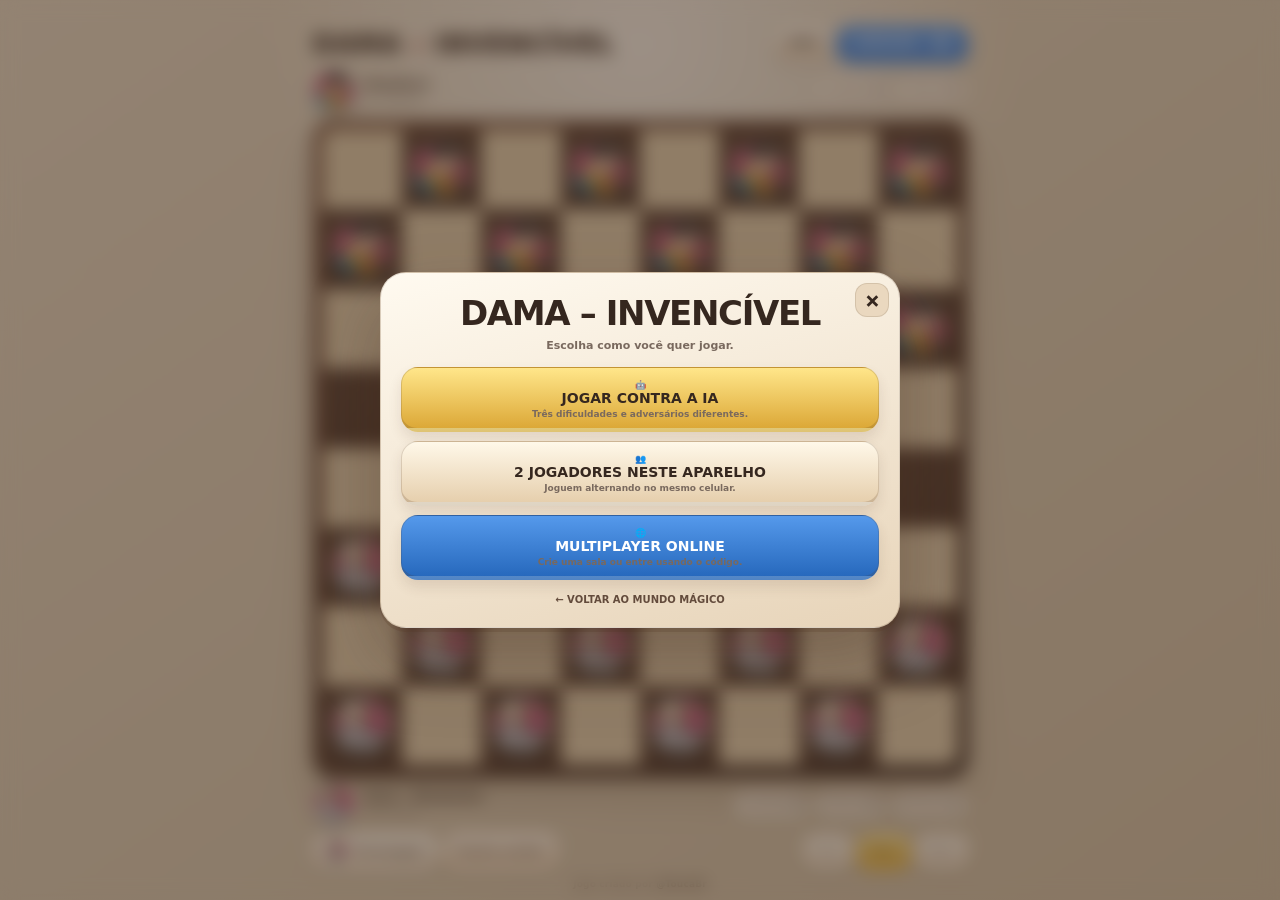
<file: dama/index.html>
<!doctype html>
<html lang="pt-BR">
<head>
<meta charset="utf-8">
<meta name="viewport" content="width=device-width,initial-scale=1,viewport-fit=cover">
<title>DAMA - INVENCÍVEL</title>
<link rel="manifest" href="./manifest.json">
<meta name="theme-color" content="#c9b99f">
<style>
:root{
  --bg-a:#ded1bd;
  --bg-b:#c9b99f;
  --surface:#f4eadb;
  --surface-2:#e7d7bf;
  --line:rgba(72,48,32,.16);
  --text:#35271f;
  --muted:#79695e;
  --gold:#f2c94c;
  --gold-2:#d99f22;
  --gold-soft:rgba(242,201,76,.28);
  --blue:#2f78d8;
  --blue-dark:#1e5cad;
  --light:#d9c6a6;
  --dark:#4c3428;
  --green:#4e9b65;
  --red:#ba574f;
  --shadow:rgba(74,49,31,.22);
}
*{box-sizing:border-box}
html,body{margin:0;min-height:100%;font-family:Inter,ui-sans-serif,system-ui,-apple-system,BlinkMacSystemFont,"Segoe UI",sans-serif;color:var(--text)}
html{background:var(--bg-b)}
body{min-height:100dvh;overflow:hidden;display:grid;place-items:start center;padding:max(8px,env(safe-area-inset-top)) max(8px,env(safe-area-inset-right)) max(8px,env(safe-area-inset-bottom)) max(8px,env(safe-area-inset-left));background:radial-gradient(circle at 50% 5%,rgba(255,255,255,.58),transparent 35%),linear-gradient(145deg,var(--bg-a),var(--bg-b));position:relative}
body::before{content:"";position:fixed;inset:0;pointer-events:none;opacity:.14;background-image:linear-gradient(rgba(87,62,42,.08) 1px,transparent 1px),linear-gradient(90deg,rgba(87,62,42,.06) 1px,transparent 1px);background-size:30px 30px;mask-image:linear-gradient(to bottom,rgba(0,0,0,.7),transparent 80%)}
button{font:inherit;color:inherit;-webkit-tap-highlight-color:transparent}
button:focus-visible{outline:3px solid rgba(47,120,216,.45);outline-offset:3px}
.game{--board-size:min(84vw,calc(100dvh - 245px),760px);width:min(96vw,840px);display:grid;padding-top:clamp(8px,2vh,18px);grid-template-rows:auto auto auto auto auto auto;gap:8px;align-content:center;align-items:center;justify-items:center;position:relative;z-index:1}

.topbar{width:var(--board-size);max-width:100%;display:flex;align-items:center;justify-content:space-between;gap:10px}
.brand{font-size:clamp(17px,2.2vw,25px);font-weight:950;letter-spacing:.045em;line-height:1;text-transform:uppercase;text-shadow:0 2px 0 rgba(255,255,255,.36)}
.brand span{color:#9a2f2a}
.language-btn{height:36px;border:1px solid rgba(20,67,124,.24);border-bottom-width:3px;border-radius:14px;padding:0 13px;background:linear-gradient(180deg,#4d93e7,#2f78d8);color:white;font-size:10px;font-weight:950;letter-spacing:.08em;cursor:pointer;box-shadow:0 6px 12px rgba(47,120,216,.18),inset 0 1px 0 rgba(255,255,255,.35);transition:transform .16s ease,box-shadow .16s ease,filter .16s ease}
.language-btn:hover{transform:translateY(-2px);box-shadow:0 9px 16px rgba(47,120,216,.22),inset 0 1px 0 rgba(255,255,255,.4)}
.language-btn:active{transform:translateY(1px);border-bottom-width:1px;box-shadow:0 3px 8px rgba(47,120,216,.18)}
.language-code{display:inline-grid;place-items:center;min-width:24px;height:20px;margin-left:6px;padding:0 5px;border-radius:7px;background:rgba(255,255,255,.18);font-size:9px}

.hud{width:var(--board-size);max-width:100%;display:flex;align-items:center;justify-content:space-between;gap:10px;min-width:0}
.identity{display:flex;align-items:center;gap:9px;min-width:0}
.avatar{width:42px;height:42px;border-radius:50%;overflow:hidden;border:2px solid rgba(255,255,255,.72);background:#8c7766;box-shadow:0 6px 12px var(--shadow);flex:none;position:relative}
.avatar img{width:100%;height:100%;object-fit:cover;display:block}
.avatar.thinking::after{content:"";position:absolute;inset:-2px;border:2px solid transparent;border-top-color:var(--gold-2);border-right-color:var(--gold);border-radius:50%;animation:spin .9s linear infinite}
@keyframes spin{to{transform:rotate(360deg)}}
.id-copy{min-width:0}.id-copy strong{display:block;font-size:13px;line-height:1.15;white-space:nowrap;overflow:hidden;text-overflow:ellipsis;max-width:min(38vw,270px)}
.id-copy span{display:block;margin-top:2px;color:var(--muted);font-size:10px;white-space:nowrap;overflow:hidden;text-overflow:ellipsis;max-width:min(42vw,330px)}
.mini-stats{display:flex;align-items:center;gap:6px;flex-wrap:nowrap;justify-content:flex-end}
.stat-pill{height:28px;display:flex;align-items:center;gap:5px;padding:0 9px;border:1px solid var(--line);border-bottom-width:2px;border-radius:999px;background:rgba(244,234,219,.88);box-shadow:0 3px 8px rgba(83,58,40,.09);font-size:10px;color:var(--muted);white-space:nowrap}
.stat-pill b{font-size:11px;color:var(--text);font-variant-numeric:tabular-nums}

.board-frame{width:var(--board-size);aspect-ratio:1/1;position:relative;padding:clamp(5px,.8vw,9px);border-radius:clamp(13px,1.6vw,20px);background:linear-gradient(145deg,#78533f 0,#4c3428 60%,#32241e 100%);border:1px solid rgba(75,48,31,.35);box-shadow:0 18px 34px rgba(78,54,37,.25),0 3px 0 #34241d;overflow:visible;user-select:none;-webkit-user-select:none;touch-action:manipulation}
.board{width:100%;height:100%;display:grid;grid-template-columns:repeat(8,1fr);grid-template-rows:repeat(8,1fr);overflow:hidden;border-radius:clamp(8px,1vw,12px);position:relative;isolation:isolate}
.cell{position:relative;border:0;padding:0;margin:0;display:grid;place-items:center;min-width:0;min-height:0;outline:0;background:none}
.cell.light{background:var(--light)}.cell.dark{background:var(--dark)}
.cell.dark::before{content:"";position:absolute;inset:0;background:linear-gradient(135deg,rgba(255,255,255,.026),rgba(0,0,0,.06));pointer-events:none}
.cell.selectable::after{content:"";position:absolute;width:17%;aspect-ratio:1;border-radius:50%;background:rgba(244,207,135,.52);box-shadow:0 0 0 5px rgba(244,207,135,.12);animation:softPulse 1.6s ease-in-out infinite}
.cell.target::after{content:"";position:absolute;width:26%;aspect-ratio:1;border-radius:50%;background:rgba(246,203,111,.96);box-shadow:0 0 0 5px rgba(246,203,111,.16),0 0 18px rgba(246,190,72,.28);z-index:5;animation:targetIn .18s ease-out}
.cell.selected{box-shadow:inset 0 0 0 clamp(3px,.42vw,5px) rgba(248,207,121,.96)}
.cell.last-from,.cell.last-to{box-shadow:inset 0 0 0 clamp(2px,.34vw,4px) rgba(117,185,126,.52)}
@keyframes softPulse{50%{opacity:.58;transform:scale(.84)}}
@keyframes targetIn{from{transform:scale(.4);opacity:0}to{transform:scale(1);opacity:1}}

.piece{width:76%;aspect-ratio:1;border-radius:50%;position:relative;z-index:4;overflow:hidden;border:clamp(2px,.23vw,3px) solid rgba(255,255,255,.34);background:#5a463b;box-shadow:0 7px 7px rgba(0,0,0,.28),inset 0 0 0 2px rgba(0,0,0,.14);transition:transform .16s cubic-bezier(.2,.8,.2,1),filter .16s ease,opacity .16s ease,box-shadow .2s ease,border-color .2s ease;will-change:transform}
.piece::before{content:"";position:absolute;inset:0;border-radius:50%;box-shadow:inset 0 8px 14px rgba(255,255,255,.14),inset 0 -10px 15px rgba(0,0,0,.28);z-index:2;pointer-events:none}
.piece img{width:100%;height:100%;display:block;object-fit:cover;transform:scale(1.03)}
.piece.human{outline:1px solid rgba(255,255,255,.58)}.piece.ai{outline:1px solid rgba(43,29,22,.72)}
.piece.king{border-color:#ffd85a;box-shadow:0 0 0 2px rgba(255,216,90,.42),0 0 13px rgba(255,199,42,.82),0 0 25px rgba(255,181,23,.35),0 7px 8px rgba(0,0,0,.28);animation:kingAura 2s ease-in-out infinite}
.piece.king::after{content:"♛";position:absolute;left:50%;bottom:2%;transform:translateX(-50%);width:38%;height:34%;display:grid;place-items:center;border-radius:50% 50% 43% 43%;background:linear-gradient(180deg,#ffe88c,#e0a827);color:#3b2604;border:1.5px solid rgba(255,255,255,.72);box-shadow:0 2px 6px rgba(0,0,0,.34);font-size:clamp(12px,2.1vw,23px);font-weight:950;line-height:1;z-index:5}
@keyframes kingAura{0%,100%{box-shadow:0 0 0 2px rgba(255,216,90,.36),0 0 10px rgba(255,199,42,.58),0 0 20px rgba(255,181,23,.22),0 7px 8px rgba(0,0,0,.28)}50%{box-shadow:0 0 0 3px rgba(255,221,97,.52),0 0 17px rgba(255,199,42,.86),0 0 31px rgba(255,181,23,.36),0 7px 8px rgba(0,0,0,.28)}}
.cell:hover .piece{transform:translateY(-2px) scale(1.025)}
.piece.ghost{opacity:.68;filter:saturate(.78)}.piece.captured-pending{opacity:.28;transform:scale(.83);filter:grayscale(.5)}

.flying-piece{position:fixed;z-index:1000;pointer-events:none;border-radius:50%;overflow:hidden;border:3px solid rgba(255,255,255,.34);box-shadow:0 12px 28px rgba(0,0,0,.36);background:#5a463b}
.flying-piece img{width:100%;height:100%;display:block;object-fit:cover}
.flying-piece.king{border-color:#ffd85a;box-shadow:0 0 0 2px rgba(255,216,90,.42),0 0 16px rgba(255,199,42,.7),0 12px 28px rgba(0,0,0,.34)}
.flying-piece.king::after{content:"♛";position:absolute;left:50%;bottom:2%;transform:translateX(-50%);width:38%;height:34%;display:grid;place-items:center;border-radius:50%;background:linear-gradient(180deg,#ffe88c,#e0a827);color:#3b2604;border:1.5px solid rgba(255,255,255,.72);font-weight:950;font-size:20px;line-height:1}

.controls{width:var(--board-size);max-width:100%;display:flex;align-items:center;justify-content:space-between;gap:8px;min-width:0}
.control-left,.difficulty{display:flex;align-items:center;gap:6px}
.game-btn,.char-btn,.diff-btn{border:1px solid rgba(83,58,40,.18);border-bottom-width:3px;background:linear-gradient(180deg,#fff9ef,#e9d8bf);box-shadow:0 5px 10px rgba(78,54,37,.11),inset 0 1px 0 rgba(255,255,255,.8);transition:transform .16s ease,box-shadow .16s ease,filter .16s ease;cursor:pointer;font-weight:850}
.char-btn,.game-btn{height:38px;border-radius:14px;padding:0 12px;display:flex;align-items:center;justify-content:center;gap:8px;font-size:10px;white-space:nowrap}
.game-btn:hover,.char-btn:hover,.diff-btn:hover{transform:translateY(-2px);filter:brightness(1.025);box-shadow:0 8px 14px rgba(78,54,37,.15),inset 0 1px 0 rgba(255,255,255,.9)}
.game-btn:active,.char-btn:active,.diff-btn:active{transform:translateY(1px);border-bottom-width:1px;box-shadow:0 2px 5px rgba(78,54,37,.13)}
.char-dot{width:21px;height:21px;border-radius:50%;overflow:hidden;background:#806b5d;flex:none;border:1px solid rgba(70,47,31,.18)}.char-dot img{width:100%;height:100%;object-fit:cover;display:block}
.reset-btn{background:linear-gradient(180deg,#fff6e9,#ead2b3)}
.diff-btn{height:34px;min-width:48px;border-radius:12px;padding:0 10px;color:var(--muted);font-size:9px}
.diff-btn.active{background:linear-gradient(180deg,#ffe58c,#e9b73e);color:#4b3107;border-color:#d7a52e;box-shadow:0 5px 10px rgba(196,139,29,.15),inset 0 1px 0 rgba(255,255,255,.65)}
.status-float{position:absolute;left:50%;top:9px;transform:translateX(-50%) translateY(-4px);z-index:15;max-width:88%;padding:6px 10px;border-radius:11px;border:1px solid rgba(255,255,255,.18);background:rgba(55,38,29,.76);color:#fff7eb;box-shadow:0 4px 9px rgba(0,0,0,.12);font-size:10px;line-height:1.25;text-align:center;white-space:normal;overflow:hidden;opacity:0;transition:opacity .2s ease,transform .2s ease;pointer-events:none}
.status-float.show{opacity:1;transform:translateX(-50%) translateY(0)}
.credit{width:var(--board-size);max-width:100%;text-align:center;color:rgba(69,49,37,.62);font-size:9px;font-weight:750;letter-spacing:.02em}
.credit strong{color:#4d382c}

.modal{position:fixed;inset:0;z-index:2000;background:rgba(67,48,36,.42);backdrop-filter:blur(8px);display:grid;place-items:center;padding:14px;opacity:0;pointer-events:none;transition:opacity .2s ease}
.modal.open{opacity:1;pointer-events:auto}.modal-card{width:min(720px,96vw);max-height:min(82dvh,760px);overflow:auto;background:linear-gradient(180deg,#fff9ef,#eadbc8);border:1px solid rgba(82,56,37,.18);border-radius:22px;box-shadow:0 28px 70px rgba(70,48,33,.28),0 3px 0 rgba(92,61,40,.18);padding:18px;transform:translateY(12px) scale(.985);transition:transform .22s cubic-bezier(.2,.8,.2,1)}
.modal.open .modal-card{transform:none}.modal-head{display:flex;align-items:center;justify-content:space-between;gap:12px;margin-bottom:14px}.modal-head h2{margin:0;font-size:18px;letter-spacing:-.03em}.modal-head p{margin:3px 0 0;font-size:11px;color:var(--muted)}
.close-btn{width:36px;height:36px;border-radius:13px;border:1px solid rgba(82,56,37,.16);border-bottom-width:3px;background:linear-gradient(180deg,#fffaf2,#e4d2bb);cursor:pointer;font-size:18px;font-weight:900;transition:transform .15s ease}.close-btn:active{transform:translateY(1px)}
.character-grid{display:grid;grid-template-columns:repeat(6,minmax(0,1fr));gap:9px}.character-card{position:relative;border:1px solid rgba(82,56,37,.14);border-bottom-width:3px;background:linear-gradient(180deg,#fffaf1,#e9d8c0);border-radius:15px;padding:8px;cursor:pointer;text-align:center;transition:transform .16s cubic-bezier(.2,.8,.2,1),box-shadow .16s ease;overflow:hidden}.character-card:hover{transform:translateY(-2px);box-shadow:0 7px 13px rgba(83,58,40,.13)}.character-card.selected{border-color:#d8a62e;box-shadow:0 0 0 2px var(--gold-soft)}.character-card img{width:min(62px,100%);aspect-ratio:1;border-radius:50%;object-fit:cover;display:block;margin:0 auto 7px;border:2px solid rgba(255,255,255,.72);background:#826e60;box-shadow:0 3px 8px rgba(83,58,40,.18)}.character-card strong{display:block;font-size:10px;white-space:nowrap;overflow:hidden;text-overflow:ellipsis}.character-card span{display:block;color:var(--muted);font-size:8px;margin-top:2px;white-space:nowrap;overflow:hidden;text-overflow:ellipsis}

.toast{position:fixed;left:50%;bottom:max(15px,env(safe-area-inset-bottom));transform:translate(-50%,12px);z-index:3000;background:#4a3529;border:1px solid rgba(255,255,255,.16);box-shadow:0 14px 32px rgba(62,42,29,.24);border-radius:999px;padding:8px 12px;color:#fff8ee;font-size:10px;font-weight:850;opacity:0;pointer-events:none;transition:opacity .18s ease,transform .18s ease}.toast.show{opacity:1;transform:translate(-50%,0)}

.result-overlay{position:fixed;inset:0;z-index:4000;display:grid;place-items:center;padding:18px;background:rgba(71,50,35,.34);backdrop-filter:blur(5px);opacity:0;pointer-events:none;transition:opacity .22s ease}
.result-overlay.show{opacity:1;pointer-events:auto}.result-card{width:min(390px,88vw);text-align:center;padding:27px 22px 20px;border-radius:28px;border:1px solid rgba(94,63,39,.2);background:linear-gradient(160deg,#fffaf0,#ead8bd);box-shadow:0 28px 70px rgba(74,49,31,.3),0 4px 0 rgba(104,70,43,.18);transform:translateY(18px) scale(.91);opacity:0;transition:transform .3s cubic-bezier(.18,.86,.22,1.12),opacity .22s ease;position:relative;overflow:hidden}
.result-overlay.show .result-card{transform:none;opacity:1}.result-card::before{content:"";position:absolute;inset:-40% -10% auto;height:115px;background:radial-gradient(circle,rgba(255,211,79,.38),transparent 67%);animation:resultGlow 1.9s ease-in-out infinite;pointer-events:none}.result-icon{width:68px;height:68px;margin:0 auto 10px;border-radius:50%;display:grid;place-items:center;font-size:32px;background:linear-gradient(180deg,#ffe789,#dca62c);box-shadow:0 8px 20px rgba(190,137,27,.23),inset 0 2px 0 rgba(255,255,255,.65);animation:resultPop .55s cubic-bezier(.2,.95,.25,1.18)}.result-card.loss .result-icon{background:linear-gradient(180deg,#e79c8f,#b9564e);color:white}.result-card.draw .result-icon{background:linear-gradient(180deg,#c7d8e8,#859cb3);color:white}.result-title{font-size:clamp(22px,5.3vw,31px);font-weight:950;letter-spacing:-.04em;line-height:1.05}.result-subtitle{margin-top:7px;color:var(--muted);font-size:11px;font-weight:700}.result-progress{height:5px;margin:18px auto 0;border-radius:999px;overflow:hidden;background:rgba(86,58,38,.11)}.result-progress span{display:block;width:100%;height:100%;transform-origin:left;transform:scaleX(0);background:linear-gradient(90deg,#e4b13a,#f6d976)}.result-overlay.show .result-progress span{animation:restartProgress 2.65s linear forwards}
@keyframes resultPop{0%{transform:scale(.5) rotate(-8deg);opacity:0}70%{transform:scale(1.08) rotate(2deg)}100%{transform:none;opacity:1}}@keyframes resultGlow{50%{opacity:.55;transform:scale(1.08)}}@keyframes restartProgress{to{transform:scaleX(1)}}

.top-actions{display:flex;align-items:center;gap:6px}.mode-btn{height:36px;border:1px solid rgba(83,58,40,.18);border-bottom-width:3px;border-radius:14px;padding:0 11px;background:linear-gradient(180deg,#fff9ef,#e5d1b5);font-size:9px;font-weight:950;cursor:pointer;box-shadow:0 5px 10px rgba(78,54,37,.12)}.mode-btn:active{transform:translateY(1px);border-bottom-width:1px}
.online-strip{width:var(--board-size);max-width:100%;min-height:34px;display:none;grid-template-columns:1fr auto auto;align-items:center;gap:6px;padding:5px 7px;border:1px solid rgba(83,58,40,.16);border-radius:13px;background:rgba(244,234,219,.9);box-shadow:0 4px 9px rgba(78,54,37,.1);font-size:9px}.online-strip.show{display:grid}.room-status{min-width:0;white-space:nowrap;overflow:hidden;text-overflow:ellipsis;color:var(--muted);font-weight:800}.room-status strong{color:var(--text)}.strip-btn{height:27px;border:1px solid rgba(83,58,40,.16);border-bottom-width:2px;border-radius:9px;background:linear-gradient(180deg,#fffaf2,#e3cfb3);font-size:8px;font-weight:950;padding:0 8px;cursor:pointer}
body[data-mode="local"] .difficulty,body[data-mode="online"] .difficulty,body[data-mode="online"] .char-btn{display:none}body[data-mode="online"] .game{--board-size:min(84vw,calc(100dvh - 282px),760px)}

.mode-overlay{position:fixed;inset:0;z-index:5000;display:grid;place-items:center;padding:16px;background:rgba(66,47,35,.48);backdrop-filter:blur(9px);opacity:0;pointer-events:none;transition:opacity .2s ease}.mode-overlay.open{opacity:1;pointer-events:auto}.mode-card{position:relative;width:min(520px,95vw);max-height:92dvh;overflow:auto;padding:20px;border:1px solid rgba(82,56,37,.18);border-radius:26px;background:linear-gradient(165deg,#fffaf0,#e7d4b9);box-shadow:0 30px 72px rgba(66,44,30,.34),0 4px 0 rgba(89,57,36,.2);text-align:center}.mode-close{position:absolute;right:10px;top:10px;width:34px;height:34px;border:1px solid rgba(82,56,37,.14);border-radius:12px;background:#ead8bf;font-size:18px;font-weight:950;cursor:pointer}.mode-card h1{margin:0;font-size:clamp(23px,7vw,34px);letter-spacing:-.04em}.mode-card>p{margin:6px 0 15px;color:var(--muted);font-size:11px;font-weight:700}.mode-grid{display:grid;gap:9px}.mode-choice{min-height:61px;border:1px solid rgba(82,56,37,.18);border-bottom-width:4px;border-radius:17px;padding:9px 12px;background:linear-gradient(180deg,#fff8e9,#e6cfad);cursor:pointer;font-size:14px;font-weight:950;box-shadow:0 7px 13px rgba(79,53,35,.12);transition:transform .16s ease,filter .16s ease}.mode-choice span{display:block;margin-top:3px;color:var(--muted);font-size:9px;font-weight:750}.mode-choice.primary{background:linear-gradient(180deg,#ffe68a,#dca837)}.mode-choice.online{color:white;background:linear-gradient(180deg,#5599eb,#2769bd)}.mode-choice:hover{transform:translateY(-2px);filter:brightness(1.03)}.mode-choice:active{transform:translateY(2px);border-bottom-width:1px}.back-world{display:inline-flex;margin-top:14px;color:#634b3c;font-size:10px;font-weight:900;text-decoration:none}.online-setup{display:none;margin-top:13px;padding-top:13px;border-top:1px solid rgba(82,56,37,.14)}.online-setup.open{display:block}.online-input{width:100%;height:44px;margin-bottom:8px;padding:0 12px;border:1px solid rgba(82,56,37,.2);border-radius:13px;background:rgba(255,255,255,.58);color:var(--text);font-size:13px;font-weight:850;text-align:center;text-transform:uppercase;outline:none}.online-input:focus{border-color:var(--blue);box-shadow:0 0 0 3px rgba(47,120,216,.14)}.online-input.nick{text-transform:none}.online-actions{display:grid;grid-template-columns:1fr 1fr;gap:8px}.online-action{min-height:43px;border:1px solid rgba(82,56,37,.16);border-bottom-width:3px;border-radius:13px;background:linear-gradient(180deg,#fff8e8,#dec29b);font-size:10px;font-weight:950;cursor:pointer}.online-action.create{color:white;background:linear-gradient(180deg,#58a1ef,#286abd)}.online-help{min-height:28px;margin-top:9px;color:var(--muted);font-size:10px;font-weight:800;line-height:1.3}.created-code{display:none;margin:10px 0 4px;padding:10px;border:2px dashed rgba(83,58,40,.28);border-radius:15px;background:rgba(255,255,255,.38);font-size:24px;font-weight:1000;letter-spacing:.16em}.created-code.show{display:block}

.quick-chat{position:fixed;left:50%;bottom:max(12px,env(safe-area-inset-bottom));z-index:4600;width:min(430px,94vw);padding:12px;border:1px solid rgba(82,56,37,.18);border-radius:20px;background:rgba(250,240,225,.97);box-shadow:0 22px 55px rgba(64,42,28,.3);transform:translate(-50%,18px);opacity:0;pointer-events:none;transition:opacity .18s ease,transform .18s ease}.quick-chat.open{opacity:1;transform:translate(-50%,0);pointer-events:auto}.quick-chat-head{display:flex;align-items:center;justify-content:space-between;margin-bottom:8px;font-size:11px;font-weight:950}.quick-chat-close{width:28px;height:28px;border:0;border-radius:9px;background:#e6d2b6;font-weight:950}.quick-chat-grid{display:grid;grid-template-columns:1fr 1fr;gap:7px}.quick-msg{min-height:38px;border:1px solid rgba(82,56,37,.15);border-bottom-width:2px;border-radius:11px;background:linear-gradient(180deg,#fffaf1,#ead9c0);font-size:10px;font-weight:850}.chat-log{max-height:76px;overflow:auto;margin-bottom:8px;padding:7px;border-radius:11px;background:rgba(91,66,48,.08);font-size:9px;text-align:left}.chat-line{padding:2px 0}.chat-line b{color:#2f78d8}
.portrait-lock{display:none;position:fixed;inset:0;z-index:7000;place-items:center;padding:24px;background:linear-gradient(145deg,var(--bg-a),var(--bg-b));text-align:center}.portrait-card{max-width:310px;padding:22px;border-radius:24px;background:var(--surface);box-shadow:0 20px 50px rgba(74,49,31,.25);font-weight:900}.portrait-icon{display:block;font-size:42px;margin-bottom:8px}.portrait-card small{display:block;margin-top:6px;color:var(--muted)}

@media(max-width:720px){.game{--board-size:min(96vw,calc(100dvh - 230px),760px);gap:7px}.avatar{width:36px;height:36px}.id-copy strong{font-size:11px}.id-copy span{font-size:9px}.stat-pill{height:25px;padding:0 6px;font-size:8px}.stat-pill b{font-size:9px}.char-btn,.game-btn{height:35px;padding:0 9px;font-size:9px}.diff-btn{height:31px;min-width:40px;padding:0 7px;font-size:8px}.language-btn,.mode-btn{height:34px;padding:0 9px}.character-grid{grid-template-columns:repeat(4,minmax(0,1fr))}body[data-mode="online"] .game{--board-size:min(96vw,calc(100dvh - 264px),760px)}}
@media(max-width:470px){.game{--board-size:min(97vw,calc(100dvh - 218px),760px);gap:6px}.brand{font-size:16px}.stat-pill.hide-small{display:none}.id-copy span{max-width:40vw}.controls{align-items:stretch}.control-left{gap:5px}.char-btn,.game-btn{padding:0 8px}.difficulty{gap:4px}.diff-btn{min-width:34px;padding:0 6px}.character-grid{grid-template-columns:repeat(3,minmax(0,1fr));gap:7px}.character-card{padding:7px}.modal-card{padding:14px;border-radius:18px}.credit{font-size:8px}}
@media(max-width:360px){.game{--board-size:min(97vw,calc(100dvh - 210px),760px)}.char-btn{max-width:118px}.game-btn{font-size:8px}.diff-btn{min-width:31px;padding:0 4px}.mini-stats{gap:3px}.stat-pill{padding:0 5px}}
@media(max-width:900px) and (orientation:landscape) and (pointer:coarse){.portrait-lock{display:grid}}
@media(prefers-reduced-motion:reduce){*,*::before,*::after{animation-duration:.01ms!important;animation-iteration-count:1!important;scroll-behavior:auto!important;transition-duration:.01ms!important}}
</style>
</head>
<body>
<div class="game" id="game">
  <div class="topbar">
    <div class="brand">DAMA <span>–</span> INVENCÍVEL</div>
    <div class="top-actions">
      <button class="mode-btn" id="modeBtn" type="button" data-i18n="mode">MODO</button>
      <button class="language-btn" id="languageBtn" type="button" aria-label="Mudar idioma">LANGUAGE <span class="language-code" id="languageCode">PT</span></button>
    </div>
  </div>

  <div class="online-strip" id="onlineStrip">
    <div class="room-status" id="roomStatus">Sala: <strong>------</strong></div>
    <button class="strip-btn" id="quickChatBtn" type="button">CHAT</button>
    <button class="strip-btn" id="copyRoomBtn" type="button" data-i18n="copy">COPIAR</button>
  </div>

  <div class="hud ai-hud">
    <div class="identity">
      <div class="avatar" id="aiAvatar"><img id="aiAvatarImg" alt="Adversário"></div>
      <div class="id-copy"><strong id="aiName">Adversário</strong><span id="aiRole">IA</span></div>
    </div>
    <div class="mini-stats">
      <div class="stat-pill"><span data-i18n="captured">Comidas</span> <b id="aiCaptured">0</b></div>
      <div class="stat-pill hide-small"><span data-i18n="wins">Vitórias</span> <b id="aiWinsStat">0</b></div>
    </div>
  </div>

  <div class="board-frame" id="boardFrame">
    <div class="status-float" id="statusFloat">Sua vez</div>
    <div class="board" id="board" aria-label="Tabuleiro de dama brasileira"></div>
  </div>

  <div class="hud player-hud">
    <div class="identity">
      <div class="avatar"><img id="playerAvatarImg" alt="Seu personagem"></div>
      <div class="id-copy"><strong id="playerName">Você</strong><span id="playerRole">Suas peças</span></div>
    </div>
    <div class="mini-stats">
      <div class="stat-pill"><span data-i18n="captured">Comidas</span> <b id="playerCaptured">0</b></div>
      <div class="stat-pill"><span data-i18n="wins">Vitórias</span> <b id="winsStat">0</b></div>
      <div class="stat-pill"><span data-i18n="losses">Derrotas</span> <b id="playerLossesStat">0</b></div>
    </div>
  </div>

  <div class="controls">
    <div class="control-left">
      <button class="char-btn" id="characterBtn" type="button" title="Escolher personagem">
        <span class="char-dot"><img id="charButtonImg" alt="Seu personagem"></span>
        <span id="characterBtnLabel">Personagem</span>
      </button>
      <button class="game-btn reset-btn" id="restartBtn" type="button" title="Resetar partida"><span id="restartLabel">Resetar partida</span></button>
    </div>
    <div class="difficulty" aria-label="Dificuldade">
      <button class="diff-btn" data-level="easy" type="button" data-i18n="easy">Fácil</button>
      <button class="diff-btn active" data-level="medium" type="button" data-i18n="medium">Média</button>
      <button class="diff-btn" data-level="hard" type="button" data-i18n="hard">Difícil</button>
    </div>
  </div>

  <div class="credit" id="credit">Jogo criado por <strong>@ToucaBr</strong></div>
</div>

<div class="mode-overlay open" id="modeOverlay" aria-hidden="false">
  <div class="mode-card" role="dialog" aria-modal="true" aria-labelledby="modeTitle">
    <button class="mode-close" id="closeMode" type="button" aria-label="Fechar">×</button>
    <h1 id="modeTitle">DAMA – INVENCÍVEL</h1>
    <p data-i18n="modeSubtitle">Escolha como você quer jogar.</p>
    <div class="mode-grid">
      <button class="mode-choice primary" type="button" data-mode-choice="ai"><span aria-hidden="true">🤖</span><b data-i18n="playAI">JOGAR CONTRA A IA</b><span data-i18n="playAISub">Três dificuldades e adversários diferentes.</span></button>
      <button class="mode-choice" type="button" data-mode-choice="local"><span aria-hidden="true">👥</span><b data-i18n="playLocal">2 JOGADORES NESTE APARELHO</b><span data-i18n="playLocalSub">Joguem alternando no mesmo celular.</span></button>
      <button class="mode-choice online" type="button" data-mode-choice="online"><span aria-hidden="true">🌐</span><b data-i18n="playOnline">MULTIPLAYER ONLINE</b><span data-i18n="playOnlineSub">Crie uma sala ou entre usando o código.</span></button>
    </div>
    <div class="online-setup" id="onlineSetup">
      <input class="online-input nick" id="onlineNick" maxlength="14" autocomplete="nickname" placeholder="Seu nick">
      <div class="online-actions">
        <button class="online-action create" id="createOnlineRoom" type="button" data-i18n="createRoom">CRIAR SALA</button>
        <button class="online-action" id="showJoinRoom" type="button" data-i18n="enterCode">ENTRAR COM CÓDIGO</button>
      </div>
      <input class="online-input" id="onlineRoomCode" maxlength="6" inputmode="text" placeholder="CÓDIGO DA SALA" hidden>
      <button class="online-action" id="joinOnlineRoom" type="button" data-i18n="enterRoom" hidden>ENTRAR NA SALA</button>
      <div class="created-code" id="createdCode">------</div>
      <div class="online-help" id="onlineHelp" data-i18n="onlineReady">Digite um nick para começar.</div>
    </div>
    <a class="back-world" href="../" data-i18n="backWorld">← VOLTAR AO MUNDO MÁGICO</a>
  </div>
</div>

<div class="quick-chat" id="quickChat" aria-hidden="true">
  <div class="quick-chat-head"><span data-i18n="quickChat">CHAT RÁPIDO</span><button class="quick-chat-close" id="quickChatClose" type="button">×</button></div>
  <div class="chat-log" id="chatLog"><div data-i18n="chatEmpty">Nenhuma mensagem.</div></div>
  <div class="quick-chat-grid" id="quickChatGrid"></div>
</div>

<div class="portrait-lock">
  <div class="portrait-card"><span class="portrait-icon">↻</span><span data-i18n="rotatePhone">Gire o celular para a posição vertical.</span><small data-i18n="portraitOnly">A Dama foi feita para jogar em pé no celular.</small></div>
</div>

<div class="modal" id="characterModal" aria-hidden="true">
  <div class="modal-card" role="dialog" aria-modal="true" aria-labelledby="characterTitle">
    <div class="modal-head">
      <div><h2 id="characterTitle">Escolha seu personagem</h2><p id="characterSubtitle">A IA recebe outro personagem aleatoriamente.</p></div>
      <button class="close-btn" id="closeModal" type="button" aria-label="Fechar">×</button>
    </div>
    <div class="character-grid" id="characterGrid"></div>
  </div>
</div>

<div class="toast" id="toast"></div>
<div class="result-overlay" id="resultOverlay" aria-hidden="true">
  <div class="result-card" id="resultCard" role="status" aria-live="assertive">
    <div class="result-icon" id="resultIcon">★</div>
    <div class="result-title" id="resultTitle">Parabéns, você ganhou!</div>
    <div class="result-subtitle" id="resultSubtitle">Uma nova partida começará automaticamente.</div>
    <div class="result-progress"><span></span></div>
  </div>
</div>

<script>
(()=>{
'use strict';
const EMPTY=0, WM=1, WK=2, BM=-1, BK=-2, HUMAN=1, AI=-1;
const DIRS=[[-1,-1],[-1,1],[1,-1],[1,1]];

const CHARACTERS=[
 {id:'mustache',name:'Mustache',img:'./assets/characters/mustache.png',style:'Calculista',w:{center:1.12,advance:.92,cohesion:1.24,edge:.88,mobility:1.00,king:1.08,promo:1.03,aggr:.92,risk:.08},thoughts:['Sem pressa. Primeiro eu fecho suas rotas.','O centro vale mais do que parece.','Vou deixar você escolher entre duas respostas ruins.']},
 {id:'wolf',name:'Wolf Cut',img:'./assets/characters/wolf.png',style:'Predador móvel',w:{center:1.02,advance:1.10,cohesion:.88,edge:.74,mobility:1.38,king:1.03,promo:1.12,aggr:1.18,risk:.18},thoughts:['Se eu ganhar espaço, sua defesa começa a quebrar.','Quero diagonais abertas e movimento.','Você vai ter que correr atrás das minhas peças.']},
 {id:'sinistro',name:'Sinistro',img:'./assets/characters/sinistro.png',style:'Caçador',w:{center:.94,advance:1.02,cohesion:.80,edge:.68,mobility:1.08,king:1.30,promo:1.08,aggr:1.42,risk:.24},thoughts:['Eu não quero espaço. Quero uma peça sua.','Uma captura força outra. É aí que começa.','Sua dama vai virar meu alvo principal.']},
 {id:'prisoner',name:'Prisoner',img:'./assets/characters/prisoner.png',style:'Fortaleza',w:{center:.90,advance:.78,cohesion:1.48,edge:1.26,mobility:.82,king:1.12,promo:.96,aggr:.76,risk:.04},thoughts:['Pode avançar. Eu prefiro que você venha até mim.','Minha estrutura não precisa ser bonita, só difícil de quebrar.','Trocas só acontecem quando me favorecem.']},
 {id:'v19',name:'Variant 19',img:'./assets/characters/v19.png',style:'Imprevisível',w:{center:.98,advance:1.10,cohesion:.72,edge:.90,mobility:1.18,king:1.04,promo:1.06,aggr:1.18,risk:.48},thoughts:['Essa linha parece errada. Por isso mesmo eu gosto dela.','Você não vai calcular todas as minhas trocas.','Às vezes perder uma peça compra o tabuleiro inteiro.']},
 {id:'target',name:'Target',img:'./assets/characters/target.png',style:'Precisão',w:{center:1.28,advance:1.04,cohesion:1.04,edge:.82,mobility:1.08,king:1.18,promo:1.22,aggr:1.02,risk:.02},thoughts:['Uma casa. Uma ameaça. Uma resposta.','Estou mirando a promoção antes de você perceber.','Não preciso atacar tudo. Só a peça certa.']},
 {id:'omni',name:'Omni',img:'./assets/characters/omni.png',style:'Dominador',w:{center:1.18,advance:1.22,cohesion:.94,edge:.70,mobility:1.06,king:1.18,promo:1.15,aggr:1.34,risk:.14},thoughts:['Eu vou ocupar o tabuleiro até você ficar sem casa boa.','Recuar não faz parte deste plano.','Pressão contínua. Uma fileira de cada vez.']},
 {id:'shyest',name:'Shyest',img:'./assets/characters/shyest.png',style:'Paciente',w:{center:1.04,advance:.88,cohesion:1.34,edge:1.06,mobility:.92,king:1.16,promo:1.28,aggr:.78,risk:.03},thoughts:['Ainda não é hora de trocar.','Quanto mais longa a partida, melhor para mim.','Vou guardar minhas peças até a promoção valer o risco.']},
 {id:'maskless',name:'Maskless',img:'./assets/characters/maskless.png',style:'Pressão',w:{center:1.30,advance:1.15,cohesion:.96,edge:.72,mobility:1.12,king:1.08,promo:1.08,aggr:1.24,risk:.16},thoughts:['Vou apertar o centro até alguma coisa ceder.','Não quero te dar um lance confortável.','Cada movimento seu precisa resolver uma ameaça.']},
 {id:'viltrum',name:'Viltrum',img:'./assets/characters/viltrum.png',style:'Conquista',w:{center:1.06,advance:1.42,cohesion:.94,edge:.72,mobility:1.04,king:1.12,promo:1.24,aggr:1.26,risk:.18},thoughts:['Meu objetivo é simples: atravessar o tabuleiro.','Quanto mais eu avanço, menos espaço sobra para você.','Eu aceito a troca se ela abrir caminho para a coroação.']},
 {id:'flaxan',name:'Flaxan',img:'./assets/characters/flaxan.png',style:'Adaptação',w:{center:1.04,advance:1.04,cohesion:1.02,edge:.92,mobility:1.22,king:1.08,promo:1.08,aggr:1.04,risk:.12},thoughts:['Seu último lance mudou o plano. Ótimo.','Eu prefiro opções a uma única linha perfeita.','Se você fecha uma diagonal, eu uso a outra.']},
 {id:'lightblue',name:'Light Blue',img:'./assets/characters/lightblue.png',style:'Controle',w:{center:1.42,advance:.98,cohesion:1.12,edge:1.04,mobility:1.02,king:1.12,promo:1.06,aggr:.90,risk:.05},thoughts:['O tabuleiro é menor quando eu controlo o centro.','Vou limitar seus destinos antes de procurar captura.','Posição primeiro. Material depois.']},
 {id:'mohawk',name:'Mohawk',img:'./assets/characters/mohawk.png',style:'Caos',w:{center:.88,advance:1.20,cohesion:.62,edge:.62,mobility:1.20,king:1.02,promo:1.02,aggr:1.55,risk:.58},thoughts:['Se a posição explodir, eu gostei do lance.','Vamos ver quem calcula melhor no caos.','Eu troco segurança por iniciativa sem pensar duas vezes.']},
 {id:'fullmask',name:'Full Mask',img:'./assets/characters/fullmask.png',style:'Contra-ataque',w:{center:.92,advance:.88,cohesion:1.30,edge:1.18,mobility:.98,king:1.24,promo:1.06,aggr:1.06,risk:.07},thoughts:['Continue avançando. Estou preparando a resposta.','A melhor ameaça é a que você cria para si mesmo.','Eu prefiro atacar depois que você se compromete.']},
 {id:'tracksuit',name:'Tracksuit',img:'./assets/characters/tracksuit.png',style:'Velocidade',w:{center:1.02,advance:1.36,cohesion:.82,edge:.70,mobility:1.46,king:1.02,promo:1.18,aggr:1.12,risk:.22},thoughts:['Ritmo. Se eu jogar mais ativo, você joga reagindo.','Não vou ficar preso na mesma diagonal.','Meu plano é chegar antes, não defender melhor.']},
 {id:'longhair',name:'Long Hair',img:'./assets/characters/longhair.png',style:'Tático',w:{center:1.10,advance:1.02,cohesion:.94,edge:.78,mobility:1.12,king:1.38,promo:1.32,aggr:1.20,risk:.10},thoughts:['Estou contando a sequência inteira, não só a primeira captura.','Uma dama muda completamente a geometria daqui.','Vou construir a combinação antes de abrir a linha.']},
 {id:'bald',name:'Bald',img:'./assets/characters/bald.png',style:'Frio',w:{center:1.08,advance:.98,cohesion:1.18,edge:.96,mobility:1.00,king:1.22,promo:1.12,aggr:.90,risk:0},thoughts:['Sem espetáculo. O melhor lance basta.','Se a troca é matematicamente boa, eu faço.','Não preciso adivinhar você. Só reduzir suas opções.']},
 {id:'bulletproof',name:'Bulletproof',img:'./assets/characters/bulletproof.png',style:'Resistência',w:{center:.98,advance:.90,cohesion:1.52,edge:1.16,mobility:.86,king:1.18,promo:1.02,aggr:.82,risk:.03},thoughts:['Você vai gastar muito para arrancar uma peça daqui.','Minha prioridade é não criar fraquezas permanentes.','Eu posso ceder espaço sem ceder a partida.']}
];

const byId=id=>CHARACTERS.find(c=>c.id===id)||CHARACTERS[0];
const boardEl=document.getElementById('board');
const boardFrame=document.getElementById('boardFrame');
const aiAvatar=document.getElementById('aiAvatar');
const aiAvatarImg=document.getElementById('aiAvatarImg');
const aiName=document.getElementById('aiName');
const aiRole=document.getElementById('aiRole');
const statusFloat=document.getElementById('statusFloat');
const modal=document.getElementById('characterModal');
const grid=document.getElementById('characterGrid');
const toast=document.getElementById('toast');
const resultOverlay=document.getElementById('resultOverlay');
const resultCard=document.getElementById('resultCard');
const resultIcon=document.getElementById('resultIcon');
const resultTitle=document.getElementById('resultTitle');
const resultSubtitle=document.getElementById('resultSubtitle');
const modeOverlay=document.getElementById('modeOverlay');
const onlineSetup=document.getElementById('onlineSetup');
const onlineHelp=document.getElementById('onlineHelp');
const onlineStrip=document.getElementById('onlineStrip');
const roomStatus=document.getElementById('roomStatus');
const quickChat=document.getElementById('quickChat');
const chatLog=document.getElementById('chatLog');

const I18N={
 pt:{captured:'Comidas',wins:'Vitórias',losses:'Derrotas',easy:'Fácil',medium:'Média',hard:'Difícil',you:'Você',yourPieces:'Suas peças',ai:'IA',character:'Personagem',reset:'Resetar partida',leaveRoom:'Sair da sala',choose:'Escolha seu personagem',chooseSub:'A IA recebe outro personagem aleatoriamente.',chooseSubPlayers:'Este personagem será usado por você.',credit:'Jogo criado por',yourTurn:'Sua vez',mustCapture:'Captura obrigatória',thinking:'IA pensando…',difficulty:'Dificuldade',selected:'selecionado',safeMode:'IA em modo seguro',win:'Parabéns, você ganhou!',loss:'Você perdeu!',draw:'Empate!',player1Win:'Jogador 1 venceu!',player2Win:'Jogador 2 venceu!',autoRestart:'Uma nova partida começará automaticamente.',onlineRestart:'A revanche começará automaticamente.',boardLabel:'Tabuleiro de dama brasileira',changeLanguage:'Mudar idioma',mode:'MODO',copy:'COPIAR',modeSubtitle:'Escolha como você quer jogar.',playAI:'JOGAR CONTRA A IA',playAISub:'Três dificuldades e adversários diferentes.',playLocal:'2 JOGADORES NESTE APARELHO',playLocalSub:'Joguem alternando no mesmo celular.',playOnline:'MULTIPLAYER ONLINE',playOnlineSub:'Crie uma sala ou entre usando o código.',createRoom:'CRIAR SALA',enterCode:'ENTRAR COM CÓDIGO',enterRoom:'ENTRAR NA SALA',onlineReady:'Digite um nick para começar.',backWorld:'← VOLTAR AO MUNDO MÁGICO',quickChat:'CHAT RÁPIDO',chatEmpty:'Nenhuma mensagem.',rotatePhone:'Gire o celular para a posição vertical.',portraitOnly:'A Dama foi feita para jogar em pé no celular.',player1:'Jogador 1',player2:'Jogador 2',lightPieces:'Peças claras',darkPieces:'Peças escuras',turnP1:'Vez do Jogador 1',turnP2:'Vez do Jogador 2',waitingOpponent:'Aguardando o segundo jogador…',yourOnlineTurn:'Sua vez online',opponentTurn:'Vez do adversário',roomNotFound:'Sala não encontrada.',roomFull:'Esta sala já está cheia.',connectionError:'Não foi possível conectar. Tente novamente.',nickRequired:'Digite um nick com pelo menos 2 caracteres.',codeRequired:'Digite o código de 6 caracteres.',roomCreated:'Sala criada. Compartilhe o código.',joinedRoom:'Você entrou na sala.',copied:'Código copiado!',connecting:'Conectando…'},
 en:{captured:'Captured',wins:'Wins',losses:'Losses',easy:'Easy',medium:'Medium',hard:'Hard',you:'You',yourPieces:'Your pieces',ai:'AI',character:'Character',reset:'Reset game',leaveRoom:'Leave room',choose:'Choose your character',chooseSub:'The AI receives a different random character.',chooseSubPlayers:'This character will be used by you.',credit:'Game created by',yourTurn:'Your turn',mustCapture:'Capture required',thinking:'AI thinking…',difficulty:'Difficulty',selected:'selected',safeMode:'AI safe mode',win:'Congratulations, you won!',loss:'You lost!',draw:'Draw!',player1Win:'Player 1 won!',player2Win:'Player 2 won!',autoRestart:'A new match will start automatically.',onlineRestart:'The rematch will start automatically.',boardLabel:'Brazilian draughts board',changeLanguage:'Change language',mode:'MODE',copy:'COPY',modeSubtitle:'Choose how you want to play.',playAI:'PLAY AGAINST AI',playAISub:'Three difficulties and different opponents.',playLocal:'2 PLAYERS ON THIS DEVICE',playLocalSub:'Take turns on the same phone.',playOnline:'ONLINE MULTIPLAYER',playOnlineSub:'Create a room or join with a code.',createRoom:'CREATE ROOM',enterCode:'ENTER CODE',enterRoom:'JOIN ROOM',onlineReady:'Enter a nickname to start.',backWorld:'← BACK TO MAGIC WORLD',quickChat:'QUICK CHAT',chatEmpty:'No messages yet.',rotatePhone:'Rotate your phone to portrait.',portraitOnly:'Draughts is designed for portrait mobile play.',player1:'Player 1',player2:'Player 2',lightPieces:'Light pieces',darkPieces:'Dark pieces',turnP1:'Player 1 turn',turnP2:'Player 2 turn',waitingOpponent:'Waiting for the second player…',yourOnlineTurn:'Your online turn',opponentTurn:"Opponent's turn",roomNotFound:'Room not found.',roomFull:'This room is already full.',connectionError:'Could not connect. Try again.',nickRequired:'Enter a nickname with at least 2 characters.',codeRequired:'Enter the 6-character code.',roomCreated:'Room created. Share the code.',joinedRoom:'You joined the room.',copied:'Code copied!',connecting:'Connecting…'},
 es:{captured:'Capturadas',wins:'Victorias',losses:'Derrotas',easy:'Fácil',medium:'Media',hard:'Difícil',you:'Tú',yourPieces:'Tus fichas',ai:'IA',character:'Personaje',reset:'Reiniciar partida',leaveRoom:'Salir de la sala',choose:'Elige tu personaje',chooseSub:'La IA recibe otro personaje al azar.',chooseSubPlayers:'Este personaje será usado por ti.',credit:'Juego creado por',yourTurn:'Tu turno',mustCapture:'Captura obligatoria',thinking:'IA pensando…',difficulty:'Dificultad',selected:'seleccionado',safeMode:'IA en modo seguro',win:'¡Felicidades, ganaste!',loss:'¡Perdiste!',draw:'¡Empate!',player1Win:'¡Jugador 1 ganó!',player2Win:'¡Jugador 2 ganó!',autoRestart:'Una nueva partida comenzará automáticamente.',onlineRestart:'La revancha comenzará automáticamente.',boardLabel:'Tablero de damas brasileñas',changeLanguage:'Cambiar idioma',mode:'MODO',copy:'COPIAR',modeSubtitle:'Elige cómo quieres jugar.',playAI:'JUGAR CONTRA LA IA',playAISub:'Tres dificultades y distintos oponentes.',playLocal:'2 JUGADORES EN ESTE DISPOSITIVO',playLocalSub:'Jueguen alternando en el mismo móvil.',playOnline:'MULTIJUGADOR ONLINE',playOnlineSub:'Crea una sala o entra con el código.',createRoom:'CREAR SALA',enterCode:'INGRESAR CÓDIGO',enterRoom:'ENTRAR A LA SALA',onlineReady:'Escribe un apodo para comenzar.',backWorld:'← VOLVER AL MUNDO MÁGICO',quickChat:'CHAT RÁPIDO',chatEmpty:'Sin mensajes.',rotatePhone:'Gira el móvil a la posición vertical.',portraitOnly:'Las damas fueron diseñadas para jugar en vertical.',player1:'Jugador 1',player2:'Jugador 2',lightPieces:'Fichas claras',darkPieces:'Fichas oscuras',turnP1:'Turno del Jugador 1',turnP2:'Turno del Jugador 2',waitingOpponent:'Esperando al segundo jugador…',yourOnlineTurn:'Tu turno online',opponentTurn:'Turno del oponente',roomNotFound:'Sala no encontrada.',roomFull:'Esta sala ya está llena.',connectionError:'No se pudo conectar. Inténtalo de nuevo.',nickRequired:'Escribe un apodo de al menos 2 caracteres.',codeRequired:'Escribe el código de 6 caracteres.',roomCreated:'Sala creada. Comparte el código.',joinedRoom:'Entraste a la sala.',copied:'¡Código copiado!',connecting:'Conectando…'}
};
const QUICK_CHAT={
 hello:{pt:'👋 Olá!',en:'👋 Hello!',es:'👋 ¡Hola!'},
 good:{pt:'👏 Boa jogada!',en:'👏 Good move!',es:'👏 ¡Buena jugada!'},
 wow:{pt:'😮 Uau!',en:'😮 Wow!',es:'😮 ¡Guau!'},
 thinking:{pt:'🤔 Estou pensando…',en:'🤔 I am thinking…',es:'🤔 Estoy pensando…'},
 rematch:{pt:'🔥 Quero revanche!',en:'🔥 Rematch!',es:'🔥 ¡Quiero revancha!'},
 thanks:{pt:'🤝 Valeu pela partida!',en:'🤝 Thanks for the match!',es:'🤝 ¡Gracias por la partida!'}
};
const STYLE_I18N={
 mustache:{pt:'Calculista',en:'Calculator',es:'Calculador'},wolf:{pt:'Predador móvel',en:'Mobile predator',es:'Depredador móvil'},sinistro:{pt:'Caçador',en:'Hunter',es:'Cazador'},prisoner:{pt:'Fortaleza',en:'Fortress',es:'Fortaleza'},v19:{pt:'Imprevisível',en:'Unpredictable',es:'Impredecible'},target:{pt:'Precisão',en:'Precision',es:'Precisión'},omni:{pt:'Dominador',en:'Dominant',es:'Dominante'},shyest:{pt:'Paciente',en:'Patient',es:'Paciente'},maskless:{pt:'Pressão',en:'Pressure',es:'Presión'},viltrum:{pt:'Conquista',en:'Conquest',es:'Conquista'},flaxan:{pt:'Adaptação',en:'Adaptation',es:'Adaptación'},lightblue:{pt:'Controle',en:'Control',es:'Control'},mohawk:{pt:'Caos',en:'Chaos',es:'Caos'},fullmask:{pt:'Contra-ataque',en:'Counterattack',es:'Contraataque'},tracksuit:{pt:'Velocidade',en:'Speed',es:'Velocidad'},longhair:{pt:'Tático',en:'Tactical',es:'Táctico'},bald:{pt:'Frio',en:'Cold',es:'Frío'},bulletproof:{pt:'Resistência',en:'Resistance',es:'Resistencia'}
};
const LANG_ORDER=['pt','en','es'];
let language=localStorage.getItem('damaLanguage')||'pt';if(!LANG_ORDER.includes(language))language='pt';
const t=k=>I18N[language][k]||I18N.pt[k]||k;
const styleName=ch=>(STYLE_I18N[ch.id]?.[language]||ch.style);

let board=[],turn=HUMAN,gameOver=false,thinking=false,animating=false;
let selectedFrom=null,prefix=[],legalCache=[],history=[],repetition=new Map(),lastMove=null,aiWorker=null,restartTimer=null;
let difficulty=localStorage.getItem('damaDifficulty')||'medium';
let playerCharacter=byId(localStorage.getItem('damaCharacter')||'mustache');
let aiCharacter=null;
let currentCaptured={human:0,ai:0};
let stats=(()=>{try{return {...{wins:0,losses:0,draws:0,captured:0},...JSON.parse(localStorage.getItem('damaStats')||'{}')}}catch{return {wins:0,losses:0,draws:0,captured:0}}})();
let gameMode='ai',localScore={white:0,black:0},resultShownRevision=-1;
const NET={app:null,db:null,auth:null,user:null,room:'',roomRef:null,side:0,nick:'',host:false,connected:false,lastRevision:-1,lastStatus:'',lastChatAt:0,roomData:null,playerRef:null};

function rc(i){return [Math.floor(i/8),i%8]}
function ix(r,c){return r*8+c}
function inBounds(r,c){return r>=0&&r<8&&c>=0&&c<8}
function owner(p){return p===0?0:(p>0?1:-1)}
function isKing(p){return Math.abs(p)===2}
function samePrefix(path,p){if(p.length>path.length)return false;for(let i=0;i<p.length;i++)if(path[i]!==p[i])return false;return true}
function saveStats(){localStorage.setItem('damaStats',JSON.stringify(stats))}
function sleep(ms){return new Promise(r=>setTimeout(r,ms))}
function applyLanguage(){
 document.documentElement.lang=language==='pt'?'pt-BR':language;
 document.getElementById('languageCode').textContent=language.toUpperCase();
 document.getElementById('languageBtn').setAttribute('aria-label',t('changeLanguage'));
 document.querySelectorAll('[data-i18n]').forEach(el=>{const k=el.dataset.i18n;if(I18N[language][k])el.textContent=I18N[language][k]});
 document.getElementById('characterBtnLabel').textContent=t('character');
 document.getElementById('restartLabel').textContent=gameMode==='online'?t('leaveRoom'):t('reset');
 document.getElementById('restartBtn').title=gameMode==='online'?t('leaveRoom'):t('reset');
 document.getElementById('characterBtn').title=t('choose');
 document.getElementById('characterTitle').textContent=t('choose');
 document.getElementById('characterSubtitle').textContent=t(gameMode==='ai'?'chooseSub':'chooseSubPlayers');
 document.getElementById('credit').innerHTML=`${t('credit')} <strong>@ToucaBr</strong>`;
 document.getElementById('playerRole').textContent=t('yourPieces');
 document.querySelector('.difficulty').setAttribute('aria-label',t('difficulty'));
 boardEl.setAttribute('aria-label',t('boardLabel'));
 document.getElementById('onlineNick').placeholder=t('you');
 document.getElementById('onlineRoomCode').placeholder=t('enterCode');
 buildQuickChat();
 if(aiCharacter)updateHUD();
 if(modal.classList.contains('open'))buildCharacterGrid();
}
function cycleLanguage(){const i=LANG_ORDER.indexOf(language);language=LANG_ORDER[(i+1)%LANG_ORDER.length];localStorage.setItem('damaLanguage',language);applyLanguage();showToast(language==='pt'?'Português':language==='en'?'English':'Español')}

function initialBoard(){const b=Array(64).fill(0);for(let r=0;r<3;r++)for(let c=0;c<8;c++)if((r+c)%2===1)b[ix(r,c)]=BM;for(let r=5;r<8;r++)for(let c=0;c<8;c++)if((r+c)%2===1)b[ix(r,c)]=WM;return b}
function encodeBoard(b){return b.map(p=>p===WM?'1':p===WK?'2':p===BM?'3':p===BK?'4':'0').join('')}
function decodeBoard(s){if(typeof s!=='string'||s.length!==64)return initialBoard();return [...s].map(x=>x==='1'?WM:x==='2'?WK:x==='3'?BM:x==='4'?BK:EMPTY)}
function canControlTurn(){if(gameOver||thinking||animating)return false;if(gameMode==='ai')return turn===HUMAN;if(gameMode==='local')return true;return gameMode==='online'&&NET.connected&&NET.side===turn&&NET.roomData?.game?.status==='playing'}

function manCaptureSequences(b,start,player){
 const results=[];
 function dfs(pos,captured,path,capturedList){let found=false;const [r,c]=rc(pos);for(const [dr,dc] of DIRS){const mr=r+dr,mc=c+dc,lr=r+2*dr,lc=c+2*dc;if(!inBounds(lr,lc)||!inBounds(mr,mc))continue;const mid=ix(mr,mc),land=ix(lr,lc);if(owner(b[mid])===-player&&!captured.has(mid)&&b[land]===EMPTY){found=true;const old=b[pos],oldLand=b[land];b[pos]=EMPTY;b[land]=old;const nc=new Set(captured);nc.add(mid);dfs(land,nc,path.concat(land),capturedList.concat(mid));b[pos]=old;b[land]=oldLand}}if(!found&&capturedList.length)results.push({from:start,to:pos,path:path.slice(),captures:capturedList.slice(),isCapture:true})}
 dfs(start,new Set(),[],[]);return results
}
function kingCaptureSequences(b,start,player){
 const results=[];
 function dfs(pos,captured,path,capturedList){let found=false;const [r,c]=rc(pos);for(const [dr,dc] of DIRS){let rr=r+dr,cc=c+dc;while(inBounds(rr,cc)&&b[ix(rr,cc)]===EMPTY){rr+=dr;cc+=dc}if(!inBounds(rr,cc))continue;const victim=ix(rr,cc);if(owner(b[victim])!==-player||captured.has(victim))continue;rr+=dr;cc+=dc;while(inBounds(rr,cc)&&b[ix(rr,cc)]===EMPTY){found=true;const land=ix(rr,cc),old=b[pos];b[pos]=EMPTY;b[land]=old;const nc=new Set(captured);nc.add(victim);dfs(land,nc,path.concat(land),capturedList.concat(victim));b[pos]=old;b[land]=EMPTY;rr+=dr;cc+=dc}}if(!found&&capturedList.length)results.push({from:start,to:pos,path:path.slice(),captures:capturedList.slice(),isCapture:true})}
 dfs(start,new Set(),[],[]);return results
}
function getLegalMoves(b,player){
 const captures=[];for(let i=0;i<64;i++)if(owner(b[i])===player)captures.push(...(isKing(b[i])?kingCaptureSequences(b,i,player):manCaptureSequences(b,i,player)));
 if(captures.length){let max=0;for(const m of captures)max=Math.max(max,m.captures.length);return captures.filter(m=>m.captures.length===max)}
 const moves=[];for(let i=0;i<64;i++)if(owner(b[i])===player){const [r,c]=rc(i),p=b[i];if(isKing(p)){for(const [dr,dc] of DIRS){let rr=r+dr,cc=c+dc;while(inBounds(rr,cc)&&b[ix(rr,cc)]===EMPTY){const to=ix(rr,cc);moves.push({from:i,to,path:[to],captures:[],isCapture:false});rr+=dr;cc+=dc}}}else{const dr=player===HUMAN?-1:1;for(const dc of [-1,1]){const rr=r+dr,cc=c+dc;if(inBounds(rr,cc)&&b[ix(rr,cc)]===EMPTY){const to=ix(rr,cc);moves.push({from:i,to,path:[to],captures:[],isCapture:false})}}}}return moves
}
function applyMove(b,move){const n=b.slice(),p=n[move.from];n[move.from]=EMPTY;for(const cap of move.captures)n[cap]=EMPTY;let fp=p;const [r]=rc(move.to);if(p===WM&&r===0)fp=WK;if(p===BM&&r===7)fp=BK;n[move.to]=fp;return n}
function positionKey(b,t){return b.join(',')+'|'+t}
function previewBoard(){if(selectedFrom===null||prefix.length===0)return board;const candidates=legalCache.filter(m=>m.from===selectedFrom&&samePrefix(m.path,prefix));if(!candidates.length)return board;const m=candidates[0],p=board[selectedFrom],n=board.slice();n[selectedFrom]=EMPTY;n[prefix[prefix.length-1]]=p;return n}
function pendingCaptured(){if(selectedFrom===null||!prefix.length)return new Set();const candidates=legalCache.filter(m=>m.from===selectedFrom&&samePrefix(m.path,prefix));if(!candidates.length)return new Set();return new Set(candidates[0].captures.slice(0,prefix.length))}
function currentTargets(){if(selectedFrom===null)return new Set();const candidates=legalCache.filter(m=>m.from===selectedFrom&&samePrefix(m.path,prefix)),s=new Set();for(const m of candidates)if(m.path.length>prefix.length)s.add(m.path[prefix.length]);return s}
function pieceCharacter(p){return p>0?playerCharacter:aiCharacter}

function render(){
 const shown=previewBoard(),targets=currentTargets(),pending=pendingCaptured();
 const selectable=new Set(canControlTurn()?legalCache.map(m=>m.from):[]);
 boardEl.innerHTML='';
 for(let i=0;i<64;i++){
  const [r,c]=rc(i),dark=(r+c)%2===1;const cell=document.createElement('button');cell.type='button';cell.className='cell '+(dark?'dark':'light');cell.dataset.i=i;
  if(selectable.has(i)&&selectedFrom===null)cell.classList.add('selectable');
  const currentPos=prefix.length?prefix[prefix.length-1]:selectedFrom;
  if(i===currentPos&&selectedFrom!==null)cell.classList.add('selected');if(targets.has(i))cell.classList.add('target');if(lastMove&&i===lastMove.from)cell.classList.add('last-from');if(lastMove&&i===lastMove.to)cell.classList.add('last-to');
  const p=shown[i];if(p!==EMPTY){const ch=pieceCharacter(p);const piece=document.createElement('div');piece.className='piece '+(p>0?'human':'ai')+(isKing(p)?' king':'');piece.innerHTML=`<img src="${ch.img}" alt="${ch.name}" draggable="false">`;if(prefix.length&&i===prefix[prefix.length-1])piece.classList.add('ghost');if(pending.has(i))piece.classList.add('captured-pending');cell.appendChild(piece)}
  if(dark)cell.addEventListener('click',()=>handleCell(i));boardEl.appendChild(cell)
 }
 updateHUD()
}

function handleCell(i){
 if(!canControlTurn())return;
 if(selectedFrom===null){if(legalCache.some(m=>m.from===i)){selectedFrom=i;prefix=[];render()}return}
 const targets=currentTargets();
 if(targets.has(i)){prefix.push(i);const candidates=legalCache.filter(m=>m.from===selectedFrom&&samePrefix(m.path,prefix));const exact=candidates.find(m=>m.path.length===prefix.length);if(exact)makeHumanMove(exact);else render();return}
 if(prefix.length===0&&legalCache.some(m=>m.from===i)){selectedFrom=i;render();return}
 if(prefix.length===0){selectedFrom=null;render()}
}

function showStatus(text,ms=1300){statusFloat.textContent=text;statusFloat.classList.add('show');clearTimeout(showStatus.t);showStatus.t=setTimeout(()=>statusFloat.classList.remove('show'),ms)}
function showToast(text){toast.textContent=text;toast.classList.add('show');clearTimeout(showToast.t);showToast.t=setTimeout(()=>toast.classList.remove('show'),1500)}
function hideResult(){resultOverlay.classList.remove('show');resultOverlay.setAttribute('aria-hidden','true')}
function showResult(result){
 resultCard.className='result-card'+(result==='loss'?' loss':result==='draw'?' draw':'');
 resultIcon.textContent=(result==='win'||result==='player1Win'||result==='player2Win')?'★':result==='loss'?'×':'=';
 resultTitle.textContent=t(result);
 resultSubtitle.textContent=t(gameMode==='online'?'onlineRestart':'autoRestart');
 resultOverlay.setAttribute('aria-hidden','false');
 requestAnimationFrame(()=>resultOverlay.classList.add('show'));
 clearTimeout(restartTimer);restartTimer=setTimeout(()=>{if(gameMode==='online'){if(NET.host)onlineResetGame()}else newGame()},2650);
}

async function animateMove(move,side){
 const fromCell=boardEl.querySelector(`[data-i="${move.from}"]`);if(!fromCell)return;
 const piece=fromCell.querySelector('.piece');if(!piece)return;
 const start=piece.getBoundingClientRect(),size=start.width;const flyer=document.createElement('div');flyer.className='flying-piece'+(isKing(board[move.from])?' king':'');flyer.style.cssText=`left:${start.left}px;top:${start.top}px;width:${size}px;height:${size}px`;const ch=side===HUMAN?playerCharacter:aiCharacter;flyer.innerHTML=`<img src="${ch.img}" alt="">`;document.body.appendChild(flyer);piece.style.opacity='0';
 const path=move.path.length?move.path:[move.to];let cur={left:start.left,top:start.top};
 for(const dest of path){const el=boardEl.querySelector(`[data-i="${dest}"]`);if(!el)continue;const r=el.getBoundingClientRect(),next={left:r.left+(r.width-size)/2,top:r.top+(r.height-size)/2};const dx=next.left-cur.left,dy=next.top-cur.top;const a=flyer.animate([{transform:'translate(0,0) scale(1)'},{transform:`translate(${dx}px,${dy}px) scale(1.06)`}],{duration:side===AI?260:210,easing:'cubic-bezier(.22,.8,.25,1)',fill:'forwards'});await a.finished;flyer.style.left=next.left+'px';flyer.style.top=next.top+'px';flyer.style.transform='none';cur=next}
 flyer.animate([{opacity:1,transform:'scale(1)'},{opacity:0,transform:'scale(.92)'}],{duration:100,fill:'forwards'});await sleep(85);flyer.remove()
}

async function makeHumanMove(move){
 const side=turn;animating=true;selectedFrom=null;prefix=[];await animateMove(move,side);
 if(gameMode==='online'){await submitOnlineMove(move,side);animating=false;return}
 board=applyMove(board,move);lastMove=move;if(side===HUMAN){currentCaptured.human+=move.captures.length;if(gameMode==='ai'){stats.captured+=move.captures.length;saveStats()}}else currentCaptured.ai+=move.captures.length;turn=-side;animating=false;recordPosition();if(checkEnd())return;legalCache=getLegalMoves(board,turn);render();if(gameMode==='ai'&&turn===AI)setTimeout(requestAIMove,360)
}
function recordPosition(){const k=positionKey(board,turn);repetition.set(k,(repetition.get(k)||0)+1)}
function finish(result){
 gameOver=true;thinking=false;animating=false;aiAvatar.classList.remove('thinking');legalCache=[];
 if(gameMode==='ai'){if(result==='win')stats.wins++;else if(result==='loss')stats.losses++;else stats.draws++;saveStats()}
 if(gameMode==='local'){if(result==='player1Win')localScore.white++;else if(result==='player2Win')localScore.black++}
 render();showResult(result)
}
function finishForWinner(winner){if(gameMode==='local')finish(winner===HUMAN?'player1Win':'player2Win');else if(gameMode==='online')finish(winner===NET.side?'win':'loss');else finish(winner===HUMAN?'win':'loss')}
function checkEnd(){
 const moves=getLegalMoves(board,turn),white=board.filter(p=>p>0).length,black=board.filter(p=>p<0).length;
 if(white===0||black===0||moves.length===0){const winner=white===0?AI:black===0?HUMAN:-turn;finishForWinner(winner);return true}
 const k=positionKey(board,turn);if((repetition.get(k)||0)>=3){finish('draw');return true}legalCache=moves;return false
}
function updateHUD(){
 if(!aiCharacter)aiCharacter=CHARACTERS.find(c=>c.id!==playerCharacter.id)||CHARACTERS[1];
 document.getElementById('aiCaptured').textContent=currentCaptured.ai;document.getElementById('playerCaptured').textContent=currentCaptured.human;
 aiAvatarImg.src=aiCharacter.img;aiAvatarImg.alt=aiCharacter.name;document.getElementById('charButtonImg').src=playerCharacter.img;document.getElementById('playerAvatarImg').src=playerCharacter.img;
 if(gameMode==='ai'){
  document.getElementById('aiWinsStat').textContent=stats.losses;document.getElementById('winsStat').textContent=stats.wins;document.getElementById('playerLossesStat').textContent=stats.losses;
  aiName.textContent=aiCharacter.name;aiRole.textContent=t('ai')+' · '+styleName(aiCharacter);document.getElementById('playerName').textContent=t('you')+' · '+playerCharacter.name;document.getElementById('playerRole').textContent=t('yourPieces');
 }else if(gameMode==='local'){
  document.getElementById('aiWinsStat').textContent=localScore.black;document.getElementById('winsStat').textContent=localScore.white;document.getElementById('playerLossesStat').textContent=localScore.black;
  aiName.textContent=t('player2')+' · '+aiCharacter.name;aiRole.textContent=t('darkPieces');document.getElementById('playerName').textContent=t('player1')+' · '+playerCharacter.name;document.getElementById('playerRole').textContent=t('lightPieces');
 }else{
  const white=NET.roomData?.players?.white||{},black=NET.roomData?.players?.black||{};document.getElementById('aiWinsStat').textContent='0';document.getElementById('winsStat').textContent='0';document.getElementById('playerLossesStat').textContent='0';
  aiName.textContent=(NET.side===AI?t('you'):black.nick||t('player2'))+' · '+aiCharacter.name;aiRole.textContent=t('darkPieces');document.getElementById('playerName').textContent=(NET.side===HUMAN?t('you'):white.nick||t('player1'))+' · '+playerCharacter.name;document.getElementById('playerRole').textContent=t('lightPieces');
 }
 aiAvatar.classList.toggle('thinking',gameMode==='ai'&&thinking);
 if(!gameOver){if(gameMode==='ai'){if(thinking)showStatus(t('thinking'),900);else if(turn===HUMAN)showStatus(legalCache[0]?.isCapture?t('mustCapture'):t('yourTurn'),1000)}else if(gameMode==='local')showStatus(turn===HUMAN?t('turnP1'):t('turnP2'),900);else if(!NET.roomData?.players?.black)showStatus(t('waitingOpponent'),1200);else showStatus(turn===NET.side?t('yourOnlineTurn'):t('opponentTurn'),900)}
}

function workerFunctions(){return `
const EMPTY=0,WM=1,WK=2,BM=-1,BK=-2,HUMAN=1,AI=-1,DIRS=[[-1,-1],[-1,1],[1,-1],[1,1]];
const rc=${rc.toString()};const ix=${ix.toString()};const inBounds=${inBounds.toString()};const owner=${owner.toString()};const isKing=${isKing.toString()};
const manCaptureSequences=${manCaptureSequences.toString()};const kingCaptureSequences=${kingCaptureSequences.toString()};const getLegalMoves=${getLegalMoves.toString()};const applyMove=${applyMove.toString()};
let deadline=0,nodes=0,tt=new Map(),style=null,noise=0;
function timed(){if((nodes&1023)===0&&performance.now()>deadline)throw 'TIME'}
function localMobility(b,i,p){const [r,c]=rc(i);let m=0;if(isKing(p)){for(const [dr,dc] of DIRS){let rr=r+dr,cc=c+dc;while(inBounds(rr,cc)&&b[ix(rr,cc)]===EMPTY){m++;rr+=dr;cc+=dc}}}else{const dr=p>0?-1:1;for(const dc of[-1,1]){const rr=r+dr,cc=c+dc;if(inBounds(rr,cc)&&b[ix(rr,cc)]===EMPTY)m++}}return m}
function evalWhite(b){let s=0;for(let i=0;i<64;i++){const p=b[i];if(!p)continue;const sign=owner(p),[r,c]=rc(i),center=3.5-Math.max(Math.abs(r-3.5),Math.abs(c-3.5)),adv=p>0?(7-r):r,edge=(c===0||c===7)?1:0;let friendly=0;for(const [dr,dc] of DIRS){const rr=r+dr,cc=c+dc;if(inBounds(rr,cc)&&owner(b[ix(rr,cc)])===sign)friendly++}if(isKing(p))s+=sign*(315*style.king+center*6*style.center+localMobility(b,i,p)*2.3*style.mobility);else s+=sign*(100+adv*3.2*style.advance+center*3.8*style.center+friendly*2.2*style.cohesion+edge*4.3*style.edge+localMobility(b,i,p)*1.8*style.mobility)}return s}
function evalFor(b,p){return evalWhite(b)*p}
function moveOrderScore(b,m){let s=m.captures.length*950*style.aggr;for(const x of m.captures)if(isKing(b[x]))s+=260*style.king;const p=b[m.from],[r,c]=rc(m.to),center=3.5-Math.max(Math.abs(r-3.5),Math.abs(c-3.5));if(Math.abs(p)===1&&((p>0&&r===0)||(p<0&&r===7)))s+=520*style.promo;s+=center*16*style.center;return s}
function orderedMoves(b,p){const a=getLegalMoves(b,p);a.sort((x,y)=>moveOrderScore(b,y)-moveOrderScore(b,x));return a}
function qsearch(b,p,a,bb,d,ply){nodes++;timed();const moves=getLegalMoves(b,p);if(!moves.length)return -100000+ply;const stand=evalFor(b,p);if(d<=0||!moves[0].isCapture)return stand;let best=-Infinity;for(const m of moves){const sc=-qsearch(applyMove(b,m),-p,-bb,-a,d-1,ply+1);if(sc>best)best=sc;if(sc>a)a=sc;if(a>=bb)break}return best}
function negamax(b,p,d,a,bb,ply){nodes++;timed();const key=b.join(',')+'|'+p+'|'+d;const ca=tt.get(key);if(ca!==undefined)return ca;const moves=orderedMoves(b,p);if(!moves.length)return -100000+ply;if(d===0)return qsearch(b,p,a,bb,2,ply);const a0=a;let best=-Infinity;for(const m of moves){const sc=-negamax(applyMove(b,m),-p,d-1,-bb,-a,ply+1);if(sc>best)best=sc;if(sc>a)a=sc;if(a>=bb)break}if(a>a0&&a<bb)tt.set(key,best);return best}
function rootSearch(b,p,d){let moves=orderedMoves(b,p),scored=[];let a=-Infinity,bb=Infinity;for(const m of moves){timed();let sc=-negamax(applyMove(b,m),-p,d-1,-bb,-a,1);sc+=(Math.random()-.5)*noise*style.risk;scored.push({m,sc});if(sc>a)a=sc}scored.sort((x,y)=>y.sc-x.sc);return scored}
self.onmessage=e=>{const {board,player,level,weights}=e.data;style=weights;const cfg=level==='hard'?{ms:1250,max:8,noise:3}:level==='easy'?{ms:260,max:4,noise:38}:{ms:650,max:6,noise:12};deadline=performance.now()+cfg.ms;noise=cfg.noise;nodes=0;tt=new Map();let best=null,depth=0,start=performance.now();try{for(let d=1;d<=cfg.max;d++){const list=rootSearch(board,player,d);if(list.length){const pool=level==='easy'?list.slice(0,Math.min(3,list.length)):level==='medium'?list.slice(0,Math.min(2,list.length)):list.slice(0,1);best=pool[Math.floor(Math.random()*pool.length)].m;depth=d}}}catch(err){if(err!=='TIME')throw err}self.postMessage({move:best,depth,nodes,ms:Math.round(performance.now()-start)});};`}
function ensureWorker(){if(aiWorker)aiWorker.terminate();const blob=new Blob([workerFunctions()],{type:'application/javascript'});aiWorker=new Worker(URL.createObjectURL(blob))}
function minThinkDelay(){return difficulty==='easy'?700:difficulty==='hard'?1450:1050}
async function requestAIMove(){
 if(gameMode!=='ai'||gameOver||turn!==AI)return;thinking=true;render();showStatus(t('thinking'),1200);ensureWorker();const started=performance.now();
 aiWorker.onmessage=async e=>{if(gameOver||turn!==AI)return;const move=e.data.move;const remain=Math.max(0,minThinkDelay()-(performance.now()-started));if(remain)await sleep(remain);if(gameOver||turn!==AI)return;if(!move){thinking=false;checkEnd();return}thinking=false;animating=true;aiAvatar.classList.remove('thinking');await animateMove(move,AI);board=applyMove(board,move);lastMove=move;currentCaptured.ai+=move.captures.length;turn=HUMAN;animating=false;recordPosition();if(!checkEnd()){legalCache=getLegalMoves(board,HUMAN);render()}}
 aiWorker.onerror=async()=>{const moves=getLegalMoves(board,AI);const remain=Math.max(0,minThinkDelay()-(performance.now()-started));if(remain)await sleep(remain);if(gameOver||turn!==AI)return;thinking=false;if(moves.length){const move=moves[Math.floor(Math.random()*moves.length)];animating=true;await animateMove(move,AI);board=applyMove(board,move);lastMove=move;currentCaptured.ai+=move.captures.length;turn=HUMAN;animating=false;recordPosition();if(!checkEnd())legalCache=getLegalMoves(board,HUMAN);showToast(t('safeMode'))}render()}
 aiWorker.postMessage({board:board.slice(),player:AI,level:difficulty,weights:aiCharacter.w})
}

const firebaseConfig={apiKey:"AIzaSyBZvxl3BKYS4WIA0Ov1xQ7xLwLRrJm7SwU",authDomain:"mundo-magico-online.firebaseapp.com",databaseURL:"https://mundo-magico-online-default-rtdb.firebaseio.com",projectId:"mundo-magico-online",storageBucket:"mundo-magico-online.firebasestorage.app",messagingSenderId:"495535078197",appId:"1:495535078197:web:6f86b82c22f3492e802a7c"};
function cleanNick(value){return String(value||'').replace(/[<>]/g,'').replace(/\s+/g,' ').trim().slice(0,14)}
function validRoomCode(value){return String(value||'').toUpperCase().replace(/[^A-HJ-NP-Z2-9]/g,'').slice(0,6)}
function randomRoomCode(){const chars='ABCDEFGHJKLMNPQRSTUVWXYZ23456789';let out='';for(let i=0;i<6;i++)out+=chars[Math.floor(Math.random()*chars.length)];return out}
function sameMove(a,b){return a&&b&&a.from===b.from&&a.to===b.to&&JSON.stringify(a.path||[])===JSON.stringify(b.path||[])&&JSON.stringify(a.captures||[])===JSON.stringify(b.captures||[])}
function setOnlineHelp(message){onlineHelp.textContent=message}
function buildQuickChat(){const gridEl=document.getElementById('quickChatGrid');if(!gridEl)return;gridEl.innerHTML='';Object.entries(QUICK_CHAT).forEach(([key,labels])=>{const btn=document.createElement('button');btn.type='button';btn.className='quick-msg';btn.textContent=labels[language]||labels.pt;btn.onclick=()=>sendQuickChat(key);gridEl.appendChild(btn)})}
function renderQuickChat(messages){const list=Object.values(messages||{}).filter(m=>m&&QUICK_CHAT[m.key]).sort((a,b)=>(+a.at||0)-(+b.at||0)).slice(-10);chatLog.innerHTML='';if(!list.length){const empty=document.createElement('div');empty.textContent=t('chatEmpty');chatLog.appendChild(empty);return}for(const msg of list){const line=document.createElement('div');line.className='chat-line';const name=document.createElement('b');name.textContent=(msg.uid===NET.user?.uid?t('you'):(msg.nick||t('player2')))+': ';line.appendChild(name);line.appendChild(document.createTextNode(QUICK_CHAT[msg.key][language]||QUICK_CHAT[msg.key].pt));chatLog.appendChild(line)}chatLog.scrollTop=chatLog.scrollHeight}
function loadFirebaseScript(src){return new Promise((resolve,reject)=>{const existing=document.querySelector(`script[src="${src}"]`);if(existing){if(window.firebase)resolve();else existing.addEventListener('load',resolve,{once:true});return}const script=document.createElement('script');script.src=src;script.onload=resolve;script.onerror=reject;document.head.appendChild(script)})}
async function initFirebase(){
 if(NET.db&&NET.user)return NET.user;if(!window.firebase){await loadFirebaseScript('https://www.gstatic.com/firebasejs/10.12.2/firebase-app-compat.js');await loadFirebaseScript('https://www.gstatic.com/firebasejs/10.12.2/firebase-database-compat.js');await loadFirebaseScript('https://www.gstatic.com/firebasejs/10.12.2/firebase-auth-compat.js')}if(!window.firebase)throw new Error('Firebase indisponível.');
 try{NET.app=firebase.apps?.length?firebase.app():firebase.initializeApp(firebaseConfig);NET.db=firebase.database();NET.auth=firebase.auth()}catch(e){NET.app=firebase.app();NET.db=firebase.database();NET.auth=firebase.auth()}
 if(NET.auth.currentUser){NET.user=NET.auth.currentUser;return NET.user}
 const credential=await NET.auth.signInAnonymously();NET.user=credential.user;return NET.user
}
function playerPayload(side){return{uid:NET.user.uid,nick:NET.nick,character:playerCharacter.id,side,online:true,lastSeen:Date.now()}}
function initialOnlineGame(status='waiting',revision=0){return{board:encodeBoard(initialBoard()),turn:HUMAN,revision,status,winner:0,noCapturePly:0,updatedAt:Date.now()}}
async function createOnlineRoom(){
 const nick=cleanNick(document.getElementById('onlineNick').value);if(nick.length<2){setOnlineHelp(t('nickRequired'));return}NET.nick=nick;localStorage.setItem('damaOnlineNick',nick);setOnlineHelp(t('connecting'));
 try{await initFirebase();let code='',roomRef=null;for(let i=0;i<8;i++){code=randomRoomCode();roomRef=NET.db.ref('damaV1/rooms/'+code);const snap=await roomRef.child('meta').once('value');if(!snap.exists())break;code=''}if(!code)throw new Error('code');
  const oldCode=localStorage.getItem('damaHostedRoom');if(oldCode&&oldCode!==code){const old=NET.db.ref('damaV1/rooms/'+validRoomCode(oldCode));const meta=await old.child('meta').once('value');if(meta.val()?.hostUid===NET.user.uid)await old.remove().catch(()=>{})}
  await roomRef.child('meta').set({code,hostUid:NET.user.uid,status:'waiting',createdAt:Date.now(),updatedAt:Date.now(),version:1});
  await roomRef.child('players/white').set(playerPayload('white'));await roomRef.child('game').set(initialOnlineGame());
  NET.room=code;NET.roomRef=roomRef;NET.side=HUMAN;NET.host=true;localStorage.setItem('damaHostedRoom',code);document.getElementById('createdCode').textContent=code;document.getElementById('createdCode').classList.add('show');setOnlineHelp(t('roomCreated'));connectOnlineRoom()
 }catch(e){setOnlineHelp(t('connectionError'))}
}
async function joinOnlineRoom(){
 const nick=cleanNick(document.getElementById('onlineNick').value),code=validRoomCode(document.getElementById('onlineRoomCode').value);if(nick.length<2){setOnlineHelp(t('nickRequired'));return}if(code.length!==6){setOnlineHelp(t('codeRequired'));return}NET.nick=nick;localStorage.setItem('damaOnlineNick',nick);setOnlineHelp(t('connecting'));
 try{await initFirebase();const roomRef=NET.db.ref('damaV1/rooms/'+code),meta=await roomRef.child('meta').once('value');if(!meta.exists()){setOnlineHelp(t('roomNotFound'));return}const result=await roomRef.child('players/black').transaction(current=>{if(current&&current.uid!==NET.user.uid)return;return playerPayload('black')});if(!result.committed){setOnlineHelp(t('roomFull'));return}NET.room=code;NET.roomRef=roomRef;NET.side=AI;NET.host=false;setOnlineHelp(t('joinedRoom'));connectOnlineRoom()
 }catch(e){setOnlineHelp(t('connectionError'))}
}
function connectOnlineRoom(){
 gameMode='online';document.body.dataset.mode='online';NET.connected=true;NET.lastRevision=-1;NET.lastStatus='';resultShownRevision=-1;NET.playerRef=NET.roomRef.child('players/'+(NET.side===HUMAN?'white':'black'));NET.playerRef.update({online:true,lastSeen:Date.now()});NET.playerRef.onDisconnect().update({online:false,lastSeen:firebase.database.ServerValue.TIMESTAMP});NET.roomRef.off();NET.roomRef.on('value',handleOnlineSnapshot);modeOverlay.classList.remove('open');modeOverlay.setAttribute('aria-hidden','true');onlineSetup.classList.remove('open');onlineStrip.classList.add('show');document.getElementById('createdCode').classList.remove('show');applyLanguage();roomStatus.textContent='Sala '+NET.room+' · '+t('connecting')
}
function handleOnlineSnapshot(snapshot){
 const data=snapshot.val();if(!data){showToast(t('roomNotFound'));leaveOnlineRoom(false);openModeMenu();return}NET.roomData=data;NET.connected=true;const white=data.players?.white,black=data.players?.black;if(white?.character)playerCharacter=byId(white.character);if(black?.character)aiCharacter=byId(black.character);roomStatus.textContent='Sala '+NET.room+' · '+(black?(data.game?.status==='finished'?'Fim':(data.game?.turn===NET.side?t('yourOnlineTurn'):t('opponentTurn'))):t('waitingOpponent'));renderQuickChat(data.chat);
 if(NET.host&&black&&data.game?.status==='waiting'){NET.roomRef.child('meta').update({status:'playing',updatedAt:Date.now()});NET.roomRef.child('game').update({status:'playing',updatedAt:Date.now()});return}
 const g=data.game;if(!g)return;const revision=+g.revision||0,status=String(g.status||'waiting');if(revision===NET.lastRevision&&status===NET.lastStatus){updateHUD();return}NET.lastRevision=revision;NET.lastStatus=status;board=decodeBoard(g.board);turn=+g.turn===AI?AI:HUMAN;lastMove=g.lastMove||null;selectedFrom=null;prefix=[];thinking=false;animating=false;currentCaptured={human:12-board.filter(p=>p<0).length,ai:12-board.filter(p=>p>0).length};legalCache=status==='playing'?getLegalMoves(board,turn):[];gameOver=status==='finished';if(gameOver&&resultShownRevision!==revision){resultShownRevision=revision;if(+g.winner===0)finish('draw');else finishForWinner(+g.winner)}else{hideResult();render()}
}
async function submitOnlineMove(move,side){
 if(!NET.roomRef||!NET.connected)return;const expectedRevision=NET.lastRevision;
 try{const result=await NET.roomRef.child('game').transaction(g=>{if(!g||g.status!=='playing'||+g.turn!==side||(+g.revision||0)!==expectedRevision)return;const currentBoard=decodeBoard(g.board),legal=getLegalMoves(currentBoard,side),valid=legal.find(m=>sameMove(m,move));if(!valid)return;const movedPiece=currentBoard[valid.from],nextBoard=applyMove(currentBoard,valid),nextTurn=-side,nextMoves=getLegalMoves(nextBoard,nextTurn),white=nextBoard.filter(p=>p>0).length,black=nextBoard.filter(p=>p<0).length;let winner=0,status='playing';if(white===0||black===0||!nextMoves.length){winner=white===0?AI:black===0?HUMAN:-nextTurn;status='finished'}const promoted=Math.abs(movedPiece)===1&&Math.abs(nextBoard[valid.to])===2;const noCapture=valid.captures.length||promoted?0:(+g.noCapturePly||0)+1;if(status==='playing'&&noCapture>=80){status='finished';winner=0}return{board:encodeBoard(nextBoard),turn:nextTurn,revision:expectedRevision+1,status,winner,noCapturePly:noCapture,lastMove:{from:valid.from,to:valid.to,path:valid.path||[],captures:valid.captures||[]},updatedAt:Date.now()}});if(!result.committed){showToast(t('opponentTurn'));render()}}
 catch(e){showToast(t('connectionError'));render()}
}
async function onlineResetGame(){if(!NET.host||!NET.roomRef)return;try{await NET.roomRef.child('game').transaction(g=>{if(!g||g.status!=='finished')return;return initialOnlineGame('playing',(+g.revision||0)+1)})}catch(e){}
}
async function sendQuickChat(key){if(!NET.roomRef||!NET.connected||!QUICK_CHAT[key]||Date.now()-NET.lastChatAt<900)return;NET.lastChatAt=Date.now();try{await NET.roomRef.child('chat').push({uid:NET.user.uid,nick:NET.nick,side:NET.side===HUMAN?'white':'black',key,at:Date.now()})}catch(e){showToast(t('connectionError'))}}
async function leaveOnlineRoom(openMenu=true){
 const ref=NET.roomRef,playerRef=NET.playerRef,wasHost=NET.host;try{ref?.off();await playerRef?.onDisconnect().cancel();if(wasHost)await ref?.remove();else await playerRef?.remove()}catch(e){}if(wasHost)localStorage.removeItem('damaHostedRoom');Object.assign(NET,{room:'',roomRef:null,side:0,nick:'',host:false,connected:false,lastRevision:-1,lastStatus:'',roomData:null,playerRef:null});onlineStrip.classList.remove('show');quickChat.classList.remove('open');gameMode='ai';document.body.dataset.mode='ai';newGame();if(openMenu)openModeMenu()
}
async function switchMode(next){if(gameMode==='online'&&NET.connected)await leaveOnlineRoom(false);gameMode=next;document.body.dataset.mode=next;modeOverlay.classList.remove('open');modeOverlay.setAttribute('aria-hidden','true');onlineSetup.classList.remove('open');onlineStrip.classList.remove('show');applyLanguage();newGame()}
function openModeMenu(){modeOverlay.classList.add('open');modeOverlay.setAttribute('aria-hidden','false');onlineSetup.classList.remove('open')}

function chooseOpponent(){const pool=CHARACTERS.filter(c=>c.id!==playerCharacter.id);aiCharacter=pool[Math.floor(Math.random()*pool.length)]}
function newGame(){
 if(gameMode==='online')return;clearTimeout(restartTimer);restartTimer=null;hideResult();if(aiWorker){aiWorker.terminate();aiWorker=null}chooseOpponent();board=initialBoard();turn=HUMAN;gameOver=false;thinking=false;animating=false;selectedFrom=null;prefix=[];lastMove=null;repetition=new Map();currentCaptured={human:0,ai:0};recordPosition();legalCache=getLegalMoves(board,HUMAN);render();showStatus(gameMode==='local'?t('turnP1'):t('yourTurn'),1000)
}

function buildCharacterGrid(){grid.innerHTML='';for(const ch of CHARACTERS){const b=document.createElement('button');b.type='button';b.className='character-card'+(ch.id===playerCharacter.id?' selected':'');b.innerHTML=`<img src="${ch.img}" alt="${ch.name}" loading="lazy"><strong>${ch.name}</strong><span>${styleName(ch)}</span>`;b.onclick=()=>{playerCharacter=ch;localStorage.setItem('damaCharacter',ch.id);closeModal();buildCharacterGrid();newGame();showToast(ch.name+' '+t('selected'))};grid.appendChild(b)}}
function openModal(){if(gameMode==='online'){showToast(t('leaveRoom'));return}buildCharacterGrid();modal.classList.add('open');modal.setAttribute('aria-hidden','false')}
function closeModal(){modal.classList.remove('open');modal.setAttribute('aria-hidden','true')}

document.getElementById('characterBtn').onclick=openModal;document.getElementById('closeModal').onclick=closeModal;modal.addEventListener('click',e=>{if(e.target===modal)closeModal()});document.getElementById('restartBtn').onclick=()=>gameMode==='online'?leaveOnlineRoom(true):newGame();document.getElementById('languageBtn').onclick=cycleLanguage;
document.getElementById('modeBtn').onclick=openModeMenu;document.getElementById('closeMode').onclick=()=>{modeOverlay.classList.remove('open');modeOverlay.setAttribute('aria-hidden','true')};
document.querySelectorAll('[data-mode-choice]').forEach(btn=>btn.onclick=()=>{const next=btn.dataset.modeChoice;if(next==='online'){onlineSetup.classList.add('open');document.getElementById('onlineNick').focus()}else switchMode(next)});
document.getElementById('showJoinRoom').onclick=()=>{document.getElementById('onlineRoomCode').hidden=false;document.getElementById('joinOnlineRoom').hidden=false;document.getElementById('onlineRoomCode').focus()};
document.getElementById('createOnlineRoom').onclick=createOnlineRoom;document.getElementById('joinOnlineRoom').onclick=joinOnlineRoom;document.getElementById('onlineRoomCode').addEventListener('input',e=>{e.target.value=validRoomCode(e.target.value)});document.getElementById('onlineRoomCode').addEventListener('keydown',e=>{if(e.key==='Enter')joinOnlineRoom()});
document.getElementById('copyRoomBtn').onclick=async()=>{if(!NET.room)return;try{await navigator.clipboard.writeText(NET.room);showToast(t('copied'))}catch(e){showToast(NET.room)}};
document.getElementById('quickChatBtn').onclick=()=>{quickChat.classList.add('open');quickChat.setAttribute('aria-hidden','false')};document.getElementById('quickChatClose').onclick=()=>{quickChat.classList.remove('open');quickChat.setAttribute('aria-hidden','true')};
document.querySelectorAll('.diff-btn').forEach(btn=>{btn.classList.toggle('active',btn.dataset.level===difficulty);btn.onclick=()=>{difficulty=btn.dataset.level;localStorage.setItem('damaDifficulty',difficulty);document.querySelectorAll('.diff-btn').forEach(x=>x.classList.toggle('active',x===btn));showToast(t('difficulty')+': '+btn.textContent)}});
window.addEventListener('keydown',e=>{if(e.key==='Escape'){closeModal();quickChat.classList.remove('open');modeOverlay.classList.remove('open');selectedFrom=null;prefix=[];render()}});window.addEventListener('pagehide',()=>{try{NET.playerRef?.update({online:false,lastSeen:Date.now()})}catch(e){}});

document.getElementById('onlineNick').value=cleanNick(localStorage.getItem('damaOnlineNick')||'');document.body.dataset.mode='ai';applyLanguage();newGame();
})();
</script>
</body>
</html>
</file>
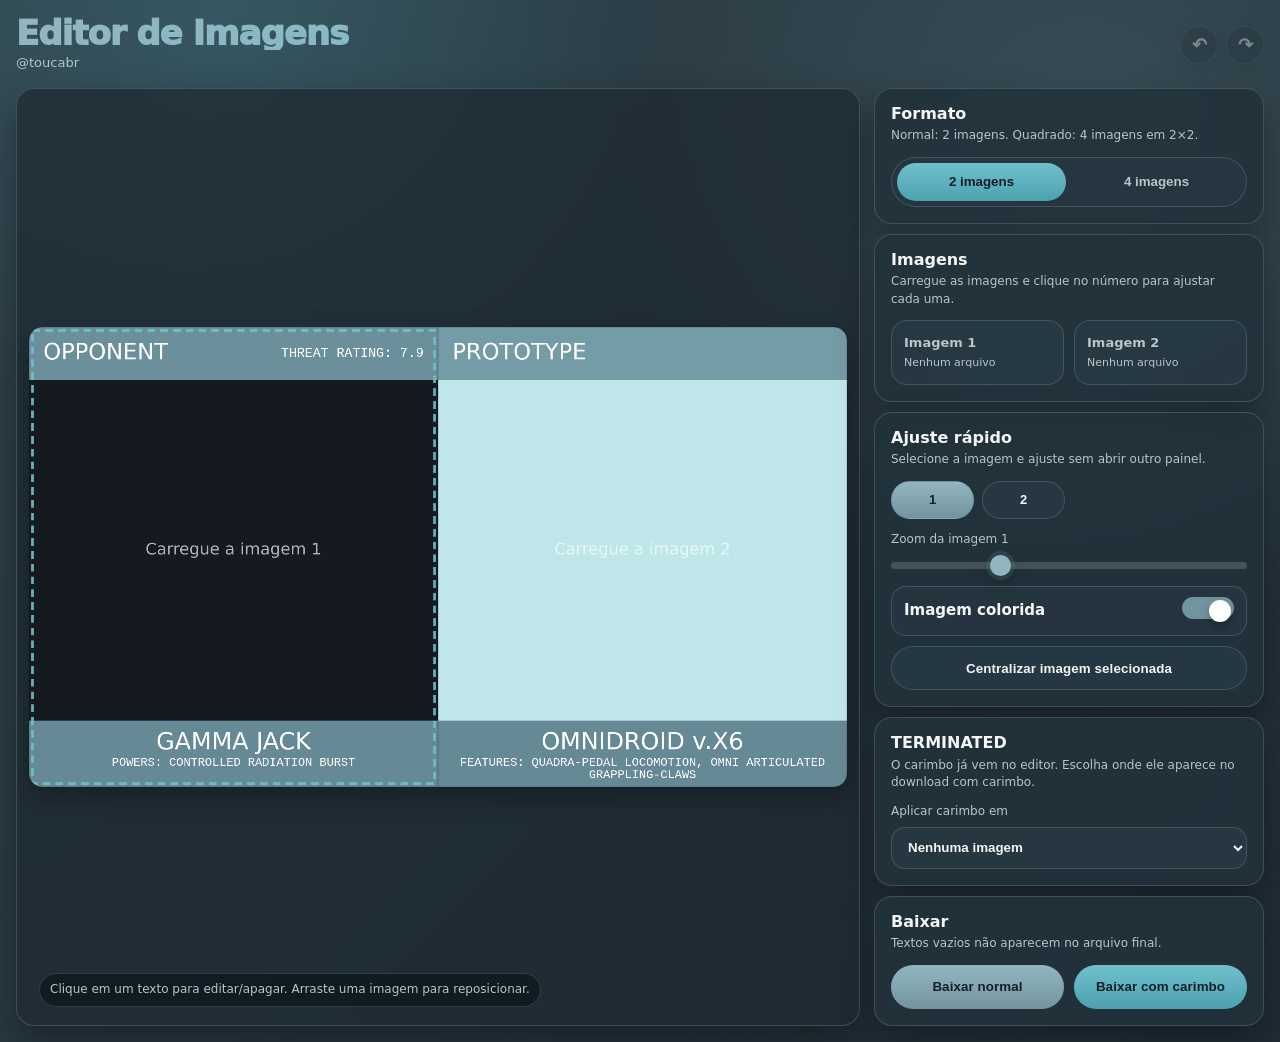
<file: terminated/index.html>
<!DOCTYPE html>
<html lang="pt-br">
<head>
  <meta charset="UTF-8" />
  <meta name="viewport" content="width=device-width, initial-scale=1.0" />
  <title>Editor de Imagens - Touca</title>
  <style>
    :root {
      --primary: #72949F;
      --primary-light: #92b6c1;
      --accent: #4CA1AF;
      --accent-light: #70c0cc;
      --text: #F5F5F5;
      --text-muted: #B8C5C9;
      --bg-dark: #1E2A32;
      --panel: rgba(33,49,59,.88);
      --panel-solid: rgba(33,49,59,.98);
      --field: rgba(40,58,69,.78);
      --border: rgba(114,148,159,.34);
      --danger: #E44B3A;
      --radius: 18px;
      --shadow: 0 16px 36px rgba(0,0,0,.34);
      --transition: 210ms ease;
    }

    * { box-sizing: border-box; margin: 0; padding: 0; }
    html, body { min-height: 100%; }

    body {
      min-height: 100vh;
      color: var(--text);
      font: 15px/1.45 system-ui, -apple-system, Segoe UI, Roboto, Arial, sans-serif;
      background:
        radial-gradient(circle at 18% 0%, rgba(76, 161, 175, .24), transparent 30%),
        radial-gradient(circle at 86% 14%, rgba(114, 148, 159, .24), transparent 34%),
        linear-gradient(-45deg, #1E2A32, #263842, #1C2931, #30424b);
      background-size: 100% 100%, 100% 100%, 350% 350%;
      animation: bgMove 16s ease infinite;
      padding: 16px;
      overflow-x: hidden;
    }

    @keyframes bgMove {
      0% { background-position: 0 0, 0 0, 0% 50%; }
      50% { background-position: 0 0, 0 0, 100% 50%; }
      100% { background-position: 0 0, 0 0, 0% 50%; }
    }

    .app {
      width: min(1500px, 100%);
      min-height: calc(100vh - 32px);
      margin: 0 auto;
      display: grid;
      grid-template-rows: auto minmax(0, 1fr);
      gap: 14px;
    }

    .topbar {
      display: grid;
      grid-template-columns: 1fr auto;
      gap: 12px;
      align-items: center;
    }

    .title {
      font-size: clamp(23px, 3vw, 34px);
      font-weight: 950;
      letter-spacing: -.03em;
      line-height: 1;
      background: linear-gradient(to right, var(--primary-light), var(--accent-light));
      -webkit-background-clip: text;
      -webkit-text-fill-color: transparent;
    }

    .signature {
      color: var(--text-muted);
      font-size: 13px;
      margin-top: 4px;
      display: inline-block;
      animation: softPulse 2.8s ease-in-out infinite;
    }

    @keyframes softPulse {
      0%, 100% { transform: translateY(0); opacity: .78; }
      50% { transform: translateY(-1px); opacity: 1; }
    }

    .top-actions {
      display: flex;
      align-items: center;
      gap: 8px;
    }

    .icon-btn {
      width: 38px;
      height: 38px;
      border: 1px solid var(--border);
      border-radius: 999px;
      color: var(--text);
      background: rgba(33,49,59,.92);
      cursor: pointer;
      display: grid;
      place-items: center;
      font-size: 18px;
      font-weight: 900;
      box-shadow: 0 8px 22px rgba(0,0,0,.22);
      transition: transform var(--transition), border-color var(--transition), background var(--transition), opacity var(--transition);
    }

    .icon-btn:hover:not(:disabled) { transform: translateY(-1px); border-color: var(--primary); background: var(--panel-solid); }
    .icon-btn:active:not(:disabled) { transform: scale(.96); }
    .icon-btn:disabled { opacity: .38; cursor: not-allowed; }

    .workspace {
      min-height: 0;
      display: grid;
      grid-template-columns: minmax(0, 1fr) 390px;
      gap: 14px;
      align-items: stretch;
    }

    .preview-shell {
      min-height: 0;
      border-radius: var(--radius);
      box-shadow: var(--shadow);
      overflow: hidden;
      border: 1px solid var(--border);
      background: rgba(30,42,50,.74);
      backdrop-filter: blur(12px);
      position: relative;
    }

    .canvas-wrap {
      position: relative;
      width: 100%;
      height: 100%;
      min-height: 520px;
      display: grid;
      place-items: center;
      padding: 12px;
    }

    canvas {
      display: block;
      max-width: 100%;
      max-height: 100%;
      width: auto;
      height: auto;
      border-radius: 14px;
      box-shadow: 0 10px 28px rgba(0,0,0,.32), inset 0 0 0 1px rgba(255,255,255,.08);
      touch-action: none;
      cursor: grab;
      transition: transform 180ms ease, opacity 180ms ease;
      background: #0B0E11;
    }

    canvas:active { cursor: grabbing; transform: scale(.998); }

    .hint {
      position: absolute;
      left: 22px;
      bottom: 18px;
      max-width: calc(100% - 44px);
      padding: 7px 10px;
      border-radius: 999px;
      border: 1px solid rgba(255,255,255,.14);
      color: var(--text-muted);
      background: rgba(12,20,25,.64);
      backdrop-filter: blur(10px);
      font-size: 12px;
      pointer-events: none;
    }

    .edit-popover {
      position: absolute;
      z-index: 20;
      width: min(330px, calc(100% - 28px));
      padding: 12px;
      border-radius: 16px;
      border: 1px solid var(--border);
      background: rgba(20,32,39,.96);
      backdrop-filter: blur(16px);
      box-shadow: 0 18px 38px rgba(0,0,0,.42);
      display: none;
      animation: pop .16s ease both;
    }

    .edit-popover.active { display: block; }

    @keyframes pop {
      from { opacity: 0; transform: translateY(8px) scale(.98); }
      to { opacity: 1; transform: translateY(0) scale(1); }
    }

    .edit-label {
      font-size: 12px;
      color: var(--text-muted);
      margin-bottom: 8px;
    }

    .edit-input {
      width: 100%;
      min-height: 44px;
      padding: 11px 12px;
      border-radius: 13px;
      border: 1px solid var(--border);
      background: rgba(255,255,255,.08);
      color: var(--text);
      font: 700 14px/1.3 system-ui, sans-serif;
    }

    .edit-input:focus {
      outline: none;
      border-color: var(--primary-light);
      box-shadow: 0 0 0 3px rgba(114,148,159,.2);
    }

    .edit-actions {
      display: grid;
      grid-template-columns: 1fr 1fr 1fr;
      gap: 8px;
      margin-top: 10px;
    }

    .panel {
      min-height: 0;
      display: flex;
      flex-direction: column;
      gap: 10px;
    }

    .card {
      border: 1px solid var(--border);
      border-radius: var(--radius);
      background: var(--panel);
      backdrop-filter: blur(12px);
      box-shadow: var(--shadow);
      padding: 16px;
      animation: cardIn .28s ease both;
    }

    @keyframes cardIn {
      from { opacity: 0; transform: translateY(8px); }
      to { opacity: 1; transform: none; }
    }

    .card h2 {
      font-size: 16px;
      line-height: 1.1;
      margin-bottom: 5px;
    }

    .muted { color: var(--text-muted); font-size: 12px; }

    .grid { display: grid; gap: 10px; }
    .grid-2 { grid-template-columns: 1fr 1fr; }
    .row { display: flex; align-items: center; gap: 10px; }
    .row > * { min-width: 0; }

    .seg {
      display: grid;
      grid-template-columns: 1fr 1fr;
      gap: 6px;
      padding: 5px;
      border-radius: 999px;
      border: 1px solid var(--border);
      background: rgba(40,58,69,.55);
    }

    .seg button,
    .chip,
    .btn {
      min-height: 38px;
      border: 0;
      border-radius: 999px;
      color: var(--text);
      font-weight: 850;
      cursor: pointer;
      transition: transform var(--transition), filter var(--transition), background var(--transition), opacity var(--transition);
    }

    .seg button { background: transparent; color: var(--text-muted); padding: 0 12px; }
    .seg button.active { color: #142026; background: linear-gradient(180deg, var(--accent-light), var(--accent)); }
    .seg button:hover:not(.active) { background: rgba(255,255,255,.08); color: var(--text); }

    .upload-grid { display: grid; grid-template-columns: 1fr 1fr; gap: 10px; }

    .file-box {
      min-height: 62px;
      position: relative;
      overflow: hidden;
      border-radius: 16px;
      border: 1px solid var(--border);
      background: rgba(40,58,69,.76);
      transition: transform var(--transition), border-color var(--transition), background var(--transition);
    }

    .file-box:hover { transform: translateY(-1px); border-color: var(--primary); background: rgba(48,70,82,.9); }

    .file-box input {
      position: absolute;
      inset: 0;
      opacity: 0;
      cursor: pointer;
    }

    .file-content {
      height: 100%;
      padding: 10px 12px;
      display: grid;
      align-content: center;
      gap: 2px;
    }

    .file-title { font-size: 13px; font-weight: 900; }
    .file-name { color: var(--text-muted); font-size: 11px; overflow: hidden; white-space: nowrap; text-overflow: ellipsis; }

    .hidden { display: none !important; }

    .selector-row { display: grid; grid-template-columns: repeat(4, 1fr); gap: 8px; }

    .chip {
      background: rgba(40,58,69,.78);
      border: 1px solid var(--border);
      font-size: 13px;
    }

    .chip.active { color: #142026; background: linear-gradient(180deg, var(--primary-light), var(--primary)); }
    .chip:hover { transform: translateY(-1px); filter: brightness(1.06); }

    label span {
      display: block;
      color: var(--text-muted);
      font-size: 12px;
      margin-bottom: 6px;
    }

    select {
      width: 100%;
      min-height: 42px;
      padding: 0 12px;
      border: 1px solid var(--border);
      border-radius: 14px;
      background: var(--field);
      color: var(--text);
      font-weight: 800;
    }

    input[type="range"] {
      -webkit-appearance: none;
      width: 100%;
      height: 7px;
      border-radius: 999px;
      background: rgba(255,255,255,.16);
      outline: none;
    }

    input[type="range"]::-webkit-slider-thumb {
      -webkit-appearance: none;
      appearance: none;
      width: 21px;
      height: 21px;
      border-radius: 50%;
      background: var(--primary-light);
      cursor: pointer;
      box-shadow: 0 0 0 4px rgba(114,148,159,.18), 0 8px 18px rgba(0,0,0,.3);
      transition: transform var(--transition), background var(--transition);
    }

    input[type="range"]::-webkit-slider-thumb:hover { transform: scale(1.12); background: var(--accent-light); }

    .switch-row {
      display: flex;
      align-items: center;
      justify-content: space-between;
      gap: 12px;
      min-height: 42px;
      padding: 10px 12px;
      border: 1px solid var(--border);
      border-radius: 15px;
      background: rgba(40,58,69,.55);
    }

    .switch {
      position: relative;
      width: 52px;
      height: 28px;
      flex: 0 0 auto;
    }

    .switch input { opacity: 0; width: 0; height: 0; }

    .slider {
      position: absolute;
      cursor: pointer;
      inset: 0;
      background: #344952;
      border-radius: 999px;
      transition: var(--transition);
    }

    .slider::before {
      content: "";
      position: absolute;
      width: 22px;
      height: 22px;
      left: 3px;
      top: 3px;
      border-radius: 50%;
      background: #fff;
      transition: var(--transition);
      box-shadow: 0 4px 10px rgba(0,0,0,.28);
    }

    .switch input:checked + .slider { background: var(--primary); }
    .switch input:checked + .slider::before { transform: translateX(24px); }

    .btn {
      min-height: 44px;
      padding: 0 16px;
      display: inline-flex;
      align-items: center;
      justify-content: center;
      gap: 8px;
      letter-spacing: .1px;
    }

    .btn:hover { transform: translateY(-1px); filter: brightness(1.07); }
    .btn:active { transform: scale(.97); }
    .btn-primary { color: #142026; background: linear-gradient(180deg, var(--primary-light), var(--primary)); }
    .btn-accent { color: #142026; background: linear-gradient(180deg, var(--accent-light), var(--accent)); }
    .btn-ghost { background: rgba(40,58,69,.8); border: 1px solid var(--border); }
    .btn-danger { background: rgba(228,75,58,.18); border: 1px solid rgba(228,75,58,.4); color: #ffd8d3; }

    .toast {
      position: fixed;
      left: 50%;
      bottom: 20px;
      transform: translateX(-50%) translateY(20px);
      opacity: 0;
      pointer-events: none;
      z-index: 50;
      padding: 10px 14px;
      border-radius: 999px;
      border: 1px solid var(--border);
      background: rgba(20,32,39,.95);
      color: var(--text);
      box-shadow: 0 14px 34px rgba(0,0,0,.36);
      transition: 220ms ease;
      font-size: 13px;
      font-weight: 800;
    }

    .toast.active { opacity: 1; transform: translateX(-50%) translateY(0); }

    @media (max-width: 980px) {
      body { padding: 12px; }
      .app { min-height: auto; }
      .workspace { grid-template-columns: 1fr; }
      .canvas-wrap { min-height: 360px; max-height: 68vh; }
      .panel { padding-bottom: 12px; }
    }

    @media (max-width: 560px) {
      .topbar { grid-template-columns: 1fr; }
      .top-actions { justify-content: flex-end; }
      .upload-grid, .grid-2 { grid-template-columns: 1fr; }
      .selector-row { grid-template-columns: repeat(2, 1fr); }
      .hint { border-radius: 14px; }
    }
  </style>
</head>
<body>
  <main class="app">
    <header class="topbar">
      <div>
        <h1 class="title">Editor de Imagens</h1>
        <span class="signature">@toucabr</span>
      </div>
      <div class="top-actions" aria-label="Histórico">
        <button class="icon-btn" id="undoBtn" title="Voltar" aria-label="Voltar">↶</button>
        <button class="icon-btn" id="redoBtn" title="Avançar" aria-label="Avançar">↷</button>
      </div>
    </header>

    <section class="workspace">
      <section class="preview-shell">
        <div class="canvas-wrap" id="canvasWrap">
          <canvas id="cvs" width="1920" height="1080"></canvas>
          <div class="edit-popover" id="editPopover">
            <div class="edit-label" id="editLabel">Editar texto</div>
            <input class="edit-input" id="editInput" type="text" autocomplete="off" />
            <div class="edit-actions">
              <button class="btn btn-primary" id="saveTextBtn">Salvar</button>
              <button class="btn btn-danger" id="clearTextBtn">Apagar</button>
              <button class="btn btn-ghost" id="cancelTextBtn">Fechar</button>
            </div>
          </div>
          <div class="hint">Clique em um texto para editar/apagar. Arraste uma imagem para reposicionar.</div>
        </div>
      </section>

      <aside class="panel">
        <section class="card">
          <h2>Formato</h2>
          <p class="muted">Normal: 2 imagens. Quadrado: 4 imagens em 2×2.</p>
          <div class="seg" style="margin-top:12px">
            <button id="twoModeBtn" class="active" type="button">2 imagens</button>
            <button id="fourModeBtn" type="button">4 imagens</button>
          </div>
        </section>

        <section class="card">
          <h2>Imagens</h2>
          <p class="muted">Carregue as imagens e clique no número para ajustar cada uma.</p>
          <div class="upload-grid" id="uploadGrid" style="margin-top:12px">
            <label class="file-box" data-upload-box="0">
              <input id="file0" type="file" accept="image/*" />
              <span class="file-content"><strong class="file-title">Imagem 1</strong><small class="file-name" id="fileName0">Nenhum arquivo</small></span>
            </label>
            <label class="file-box" data-upload-box="1">
              <input id="file1" type="file" accept="image/*" />
              <span class="file-content"><strong class="file-title">Imagem 2</strong><small class="file-name" id="fileName1">Nenhum arquivo</small></span>
            </label>
            <label class="file-box hidden" data-upload-box="2">
              <input id="file2" type="file" accept="image/*" />
              <span class="file-content"><strong class="file-title">Imagem 3</strong><small class="file-name" id="fileName2">Nenhum arquivo</small></span>
            </label>
            <label class="file-box hidden" data-upload-box="3">
              <input id="file3" type="file" accept="image/*" />
              <span class="file-content"><strong class="file-title">Imagem 4</strong><small class="file-name" id="fileName3">Nenhum arquivo</small></span>
            </label>
          </div>
        </section>

        <section class="card">
          <h2>Ajuste rápido</h2>
          <p class="muted">Selecione a imagem e ajuste sem abrir outro painel.</p>
          <div class="selector-row" id="imageSelector" style="margin-top:12px">
            <button class="chip active" data-select="0" type="button">1</button>
            <button class="chip" data-select="1" type="button">2</button>
            <button class="chip hidden" data-select="2" type="button">3</button>
            <button class="chip hidden" data-select="3" type="button">4</button>
          </div>
          <div class="grid" style="margin-top:12px">
            <label>
              <span id="zoomLabel">Zoom da imagem 1</span>
              <input id="zoomRange" type="range" min="50" max="220" value="100" />
            </label>
            <div class="switch-row">
              <strong>Imagem colorida</strong>
              <label class="switch" aria-label="Imagem colorida">
                <input type="checkbox" id="colorToggle" checked />
                <span class="slider"></span>
              </label>
            </div>
            <button class="btn btn-ghost" id="centerBtn" type="button">Centralizar imagem selecionada</button>
          </div>
        </section>

        <section class="card">
          <h2>TERMINATED</h2>
          <p class="muted">O carimbo já vem no editor. Escolha onde ele aparece no download com carimbo.</p>
          <label style="margin-top:12px;display:block">
            <span>Aplicar carimbo em</span>
            <select id="stampTarget">
              <option value="none">Nenhuma imagem</option>
              <option value="0">Imagem 1</option>
              <option value="1">Imagem 2</option>
              <option value="2" class="stamp-extra">Imagem 3</option>
              <option value="3" class="stamp-extra">Imagem 4</option>
            </select>
          </label>
        </section>

        <section class="card">
          <h2>Baixar</h2>
          <p class="muted">Textos vazios não aparecem no arquivo final.</p>
          <div class="grid grid-2" style="margin-top:12px">
            <button class="btn btn-primary" id="downloadNormal" type="button">Baixar normal</button>
            <button class="btn btn-accent" id="downloadStamped" type="button">Baixar com carimbo</button>
          </div>
        </section>
      </aside>
    </section>
  </main>

  <div class="toast" id="toast"></div>

  <script>
    const state = {
      panelCount: 2,
      selected: 0,
      stampTarget: 'none',
      panels: [
        { file: null, img: null, url: null, fileName: '', x: 0, y: 0, zoom: 1, color: true, topLabel: 'OPPONENT', title: 'GAMMA JACK', subtitle: 'POWERS: CONTROLLED RADIATION BURST' },
        { file: null, img: null, url: null, fileName: '', x: 0, y: 0, zoom: 1, color: true, topLabel: 'PROTOTYPE', title: 'OMNIDROID v.X6', subtitle: 'FEATURES: QUADRA-PEDAL LOCOMOTION, OMNI ARTICULATED GRAPPLING-CLAWS' },
        { file: null, img: null, url: null, fileName: '', x: 0, y: 0, zoom: 1, color: true, topLabel: 'OPPONENT', title: 'CHARACTER 3', subtitle: 'POWERS: CLICK TO EDIT THIS TEXT' },
        { file: null, img: null, url: null, fileName: '', x: 0, y: 0, zoom: 1, color: true, topLabel: 'PROTOTYPE', title: 'CHARACTER 4', subtitle: 'FEATURES: CLICK TO EDIT THIS TEXT' }
      ],
      rows: [
        { threat: 'THREAT RATING: 7.9' },
        { threat: 'THREAT RATING: 7.9' }
      ]
    };

    const els = {
      canvas: document.getElementById('cvs'),
      canvasWrap: document.getElementById('canvasWrap'),
      twoModeBtn: document.getElementById('twoModeBtn'),
      fourModeBtn: document.getElementById('fourModeBtn'),
      uploadBoxes: [...document.querySelectorAll('[data-upload-box]')],
      fileInputs: [0,1,2,3].map(i => document.getElementById('file' + i)),
      fileNames: [0,1,2,3].map(i => document.getElementById('fileName' + i)),
      imageSelector: document.getElementById('imageSelector'),
      imageChips: [...document.querySelectorAll('[data-select]')],
      zoomRange: document.getElementById('zoomRange'),
      zoomLabel: document.getElementById('zoomLabel'),
      colorToggle: document.getElementById('colorToggle'),
      centerBtn: document.getElementById('centerBtn'),
      stampTarget: document.getElementById('stampTarget'),
      undoBtn: document.getElementById('undoBtn'),
      redoBtn: document.getElementById('redoBtn'),
      downloadNormal: document.getElementById('downloadNormal'),
      downloadStamped: document.getElementById('downloadStamped'),
      editPopover: document.getElementById('editPopover'),
      editLabel: document.getElementById('editLabel'),
      editInput: document.getElementById('editInput'),
      saveTextBtn: document.getElementById('saveTextBtn'),
      clearTextBtn: document.getElementById('clearTextBtn'),
      cancelTextBtn: document.getElementById('cancelTextBtn'),
      toast: document.getElementById('toast')
    };

    const C = {
      black: '#0B0E11',
      top: '#6B8F9B',
      top2: '#739ca7',
      cyan: '#BFE7EA',
      empty: '#151A21',
      white: '#FFFFFF',
      muted: 'rgba(255,255,255,.54)',
      red: '#E44B3A'
    };

    const fontPrimary = "Impact, 'Archivo Black', 'Arial Black', system-ui, sans-serif";
    const fontMono = "'IBM Plex Mono', 'Share Tech Mono', ui-monospace, SFMono-Regular, Consolas, monospace";

    let hitAreas = [];
    let raf = null;
    let editingField = null;
    let history = [];
    let historyIndex = -1;
    let toastTimer = null;
    let dragging = null;

    function clonePanel(p) {
      return { ...p };
    }

    function snapshot() {
      return {
        panelCount: state.panelCount,
        selected: state.selected,
        stampTarget: state.stampTarget,
        panels: state.panels.map(clonePanel),
        rows: state.rows.map(r => ({ ...r }))
      };
    }

    function restore(snap) {
      state.panelCount = snap.panelCount;
      state.selected = Math.min(snap.selected, state.panelCount - 1);
      state.stampTarget = snap.stampTarget;
      state.panels = snap.panels.map(clonePanel);
      state.rows = snap.rows.map(r => ({ ...r }));
      if (state.stampTarget !== 'none' && Number(state.stampTarget) >= state.panelCount) state.stampTarget = 'none';
      closeEditor();
      syncUI();
      draw();
    }

    function commitHistory() {
      const snap = snapshot();
      history = history.slice(0, historyIndex + 1);
      history.push(snap);
      if (history.length > 80) history.shift();
      historyIndex = history.length - 1;
      updateHistoryButtons();
    }

    function undo() {
      if (historyIndex <= 0) return;
      historyIndex -= 1;
      restore(history[historyIndex]);
      updateHistoryButtons();
      showToast('Voltou uma ação');
    }

    function redo() {
      if (historyIndex >= history.length - 1) return;
      historyIndex += 1;
      restore(history[historyIndex]);
      updateHistoryButtons();
      showToast('Avançou uma ação');
    }

    function updateHistoryButtons() {
      els.undoBtn.disabled = historyIndex <= 0;
      els.redoBtn.disabled = historyIndex >= history.length - 1;
    }

    function showToast(message) {
      els.toast.textContent = message;
      els.toast.classList.add('active');
      clearTimeout(toastTimer);
      toastTimer = setTimeout(() => els.toast.classList.remove('active'), 1450);
    }

    function getSize() {
      return state.panelCount === 2 ? { w: 1920, h: 1080 } : { w: 1920, h: 1920 };
    }

    function getCell(index, W, H) {
      const rows = state.panelCount / 2;
      const col = index % 2;
      const row = Math.floor(index / 2);
      const w = W / 2;
      const h = H / rows;
      return { x: col * w, y: row * h, w, h, row, col };
    }

    function draw(exportMode = false, withStamp = false) {
      if (raf) cancelAnimationFrame(raf);
      raf = requestAnimationFrame(() => render(els.canvas, exportMode, withStamp));
    }

    function render(canvas, exportMode = false, withStamp = false) {
      const { w: W, h: H } = getSize();
      canvas.width = W;
      canvas.height = H;
      canvas.style.aspectRatio = W + ' / ' + H;
      const ctx = canvas.getContext('2d');
      if (!exportMode) hitAreas = [];

      ctx.clearRect(0, 0, W, H);
      ctx.fillStyle = C.black;
      ctx.fillRect(0, 0, W, H);

      for (let i = 0; i < state.panelCount; i++) {
        drawPanel(ctx, i, W, H, exportMode);
      }

      if (withStamp && state.stampTarget !== 'none') {
        const target = Number(state.stampTarget);
        if (target >= 0 && target < state.panelCount) {
          const cell = getCell(target, W, H);
          const topBarH = Math.floor(cell.h * 0.115);
          const infoH = Math.floor(cell.h * 0.145);
          const imageArea = { x: cell.x, y: cell.y + topBarH, w: cell.w, h: cell.h - topBarH - infoH };
          drawTerminated(ctx, imageArea);
        }
      }

      if (!exportMode) drawSelection(ctx, W, H);
    }

    function drawPanel(ctx, index, W, H, exportMode) {
      const cell = getCell(index, W, H);
      const panel = state.panels[index];
      const topBarH = Math.floor(cell.h * 0.115);
      const infoH = Math.floor(cell.h * 0.145);
      const imageArea = { x: cell.x, y: cell.y + topBarH, w: cell.w, h: cell.h - topBarH - infoH };
      const bottomY = cell.y + cell.h - infoH;

      ctx.save();
      ctx.beginPath();
      ctx.rect(cell.x, cell.y, cell.w, cell.h);
      ctx.clip();

      ctx.fillStyle = index % 2 === 0 ? C.top : C.top2;
      ctx.fillRect(cell.x, cell.y, cell.w, topBarH);

      if (panel.img) {
        if (!panel.color) ctx.filter = 'grayscale(100%) contrast(112%)';
        coverDraw(ctx, panel.img, imageArea, panel);
        ctx.filter = 'none';
      } else {
        ctx.fillStyle = index % 2 === 0 ? C.empty : C.cyan;
        ctx.fillRect(imageArea.x, imageArea.y, imageArea.w, imageArea.h);
        if (!exportMode) {
          ctx.save();
          ctx.fillStyle = 'rgba(255,255,255,.68)';
          ctx.font = Math.floor(cell.h * 0.036) + 'px system-ui, sans-serif';
          ctx.textAlign = 'center';
          ctx.textBaseline = 'middle';
          ctx.fillText('Carregue a imagem ' + (index + 1), imageArea.x + imageArea.w / 2, imageArea.y + imageArea.h / 2);
          ctx.restore();
        }
      }

      ctx.fillStyle = C.top;
      ctx.globalAlpha = 0.96;
      ctx.fillRect(cell.x, bottomY, cell.w, infoH);
      ctx.globalAlpha = 1;

      ctx.fillStyle = C.white;
      drawSingleLine(ctx, panel.topLabel, cell.x + cell.w * 0.035, cell.y + topBarH / 2, Math.floor(topBarH * 0.43), fontPrimary, 'left', 'middle', `p${index}.topLabel`, 'Texto superior ' + (index + 1), exportMode);

      if (index % 2 === 0) {
        const threat = state.rows[cell.row].threat;
        drawSingleLine(ctx, threat, cell.x + cell.w * 0.965, cell.y + topBarH / 2, Math.floor(topBarH * 0.25), fontMono, 'right', 'middle', `r${cell.row}.threat`, 'Classificação linha ' + (cell.row + 1), exportMode);
      }

      drawSingleLine(ctx, panel.title, cell.x + cell.w * 0.5, bottomY + infoH * 0.43, Math.floor(infoH * 0.36), fontPrimary, 'center', 'alphabetic', `p${index}.title`, 'Título imagem ' + (index + 1), exportMode);
      drawWrapped(ctx, panel.subtitle, cell.x + cell.w * 0.5, bottomY + infoH * 0.68, cell.w * 0.9, Math.floor(infoH * 0.18), Math.floor(infoH * 0.19), fontMono, `p${index}.subtitle`, 'Subtítulo imagem ' + (index + 1), exportMode);

      ctx.strokeStyle = 'rgba(0,0,0,.24)';
      ctx.lineWidth = Math.max(2, W * 0.0012);
      ctx.strokeRect(cell.x, cell.y, cell.w, cell.h);
      ctx.restore();
    }

    function coverDraw(ctx, img, area, panel) {
      const baseScale = Math.max(area.w / img.width, area.h / img.height);
      const scale = baseScale * panel.zoom;
      const dw = img.width * scale;
      const dh = img.height * scale;
      const dx = area.x + (area.w - dw) / 2 + panel.x;
      const dy = area.y + (area.h - dh) / 2 + panel.y;
      ctx.save();
      ctx.beginPath();
      ctx.rect(area.x, area.y, area.w, area.h);
      ctx.clip();
      ctx.drawImage(img, dx, dy, dw, dh);
      ctx.restore();
    }

    function drawSingleLine(ctx, rawText, x, y, size, font, align, baseline, field, label, exportMode) {
      const isEmpty = !rawText;
      const text = isEmpty && !exportMode ? 'Clique para escrever' : rawText;
      ctx.save();
      ctx.font = size + 'px ' + font;
      ctx.textAlign = align;
      ctx.textBaseline = baseline;
      ctx.fillStyle = isEmpty ? C.muted : C.white;
      if (text) ctx.fillText(text, x, y);
      if (!exportMode) {
        const width = Math.max(ctx.measureText(text || 'Clique para escrever').width, size * 7.5);
        const height = size * 1.35;
        let left = x;
        if (align === 'center') left = x - width / 2;
        if (align === 'right') left = x - width;
        const top = baseline === 'middle' ? y - height / 2 : y - height;
        hitAreas.push({ field, label, rect: { x: left - 8, y: top - 6, w: width + 16, h: height + 12 } });
      }
      ctx.restore();
    }

    function drawWrapped(ctx, rawText, x, y, maxWidth, size, lineHeight, font, field, label, exportMode) {
      const isEmpty = !rawText;
      const text = isEmpty && !exportMode ? 'Clique para escrever' : rawText;
      ctx.save();
      ctx.font = size + 'px ' + font;
      ctx.textAlign = 'center';
      ctx.textBaseline = 'alphabetic';
      ctx.fillStyle = isEmpty ? C.muted : C.white;

      const lines = wrapLines(ctx, text || '', maxWidth);
      lines.slice(0, 2).forEach((line, idx) => ctx.fillText(line, x, y + idx * lineHeight));

      if (!exportMode) {
        const drawn = lines.slice(0, 2);
        const width = Math.max(...drawn.map(line => ctx.measureText(line).width), size * 9);
        const height = Math.max(lineHeight, drawn.length * lineHeight);
        hitAreas.push({ field, label, rect: { x: x - width / 2 - 8, y: y - size - 6, w: width + 16, h: height + 14 } });
      }
      ctx.restore();
    }

    function wrapLines(ctx, text, maxWidth) {
      if (!text) return [''];
      const words = String(text).split(/\s+/).filter(Boolean);
      const lines = [];
      let line = '';
      for (const word of words) {
        const test = line ? line + ' ' + word : word;
        if (ctx.measureText(test).width > maxWidth && line) {
          lines.push(line);
          line = word;
        } else {
          line = test;
        }
      }
      if (line) lines.push(line);
      return lines.length ? lines : [''];
    }

    function drawTerminated(ctx, area) {
      const bandH = Math.floor(area.h * 0.15);
      ctx.save();
      ctx.beginPath();
      ctx.rect(area.x, area.y, area.w, area.h);
      ctx.clip();
      ctx.translate(area.x + area.w / 2, area.y + area.h / 2);
      ctx.rotate(-12 * Math.PI / 180);
      ctx.fillStyle = C.red;
      ctx.fillRect(-area.w, -bandH / 2, area.w * 2, bandH);
      ctx.strokeStyle = 'rgba(0,0,0,.32)';
      ctx.lineWidth = Math.max(6, area.w * 0.008);
      ctx.strokeRect(-area.w, -bandH / 2, area.w * 2, bandH);
      ctx.fillStyle = C.white;
      ctx.font = Math.floor(bandH * 0.58) + 'px ' + fontPrimary;
      ctx.textAlign = 'center';
      ctx.textBaseline = 'middle';
      ctx.fillText('TERMINATED', 0, 0);
      ctx.restore();
    }

    function drawSelection(ctx, W, H) {
      const cell = getCell(state.selected, W, H);
      ctx.save();
      ctx.strokeStyle = 'rgba(112, 192, 204, .9)';
      ctx.lineWidth = Math.max(5, W * 0.003);
      ctx.setLineDash([18, 12]);
      ctx.strokeRect(cell.x + 8, cell.y + 8, cell.w - 16, cell.h - 16);
      ctx.restore();
    }

    function pointFromEvent(evt) {
      const rect = els.canvas.getBoundingClientRect();
      const clientX = evt.clientX ?? evt.touches?.[0]?.clientX;
      const clientY = evt.clientY ?? evt.touches?.[0]?.clientY;
      return {
        x: (clientX - rect.left) * (els.canvas.width / rect.width),
        y: (clientY - rect.top) * (els.canvas.height / rect.height),
        clientX,
        clientY
      };
    }

    function hitText(x, y) {
      for (let i = hitAreas.length - 1; i >= 0; i--) {
        const h = hitAreas[i];
        if (x >= h.rect.x && x <= h.rect.x + h.rect.w && y >= h.rect.y && y <= h.rect.y + h.rect.h) return h;
      }
      return null;
    }

    function panelAt(x, y) {
      const { w: W, h: H } = getSize();
      for (let i = 0; i < state.panelCount; i++) {
        const cell = getCell(i, W, H);
        if (x >= cell.x && x <= cell.x + cell.w && y >= cell.y && y <= cell.y + cell.h) return i;
      }
      return 0;
    }

    function getText(field) {
      if (field.startsWith('p')) {
        const [, i, key] = field.match(/^p(\d+)\.(.+)$/);
        return state.panels[Number(i)][key] || '';
      }
      const [, row] = field.match(/^r(\d+)\.threat$/);
      return state.rows[Number(row)].threat || '';
    }

    function setText(field, value) {
      if (field.startsWith('p')) {
        const [, i, key] = field.match(/^p(\d+)\.(.+)$/);
        state.panels[Number(i)][key] = value;
      } else {
        const [, row] = field.match(/^r(\d+)\.threat$/);
        state.rows[Number(row)].threat = value;
      }
    }

    function openEditor(hit, evt) {
      editingField = hit.field;
      els.editLabel.textContent = hit.label;
      els.editInput.value = getText(hit.field);

      const wrapRect = els.canvasWrap.getBoundingClientRect();
      const clientX = evt.clientX ?? evt.touches?.[0]?.clientX;
      const clientY = evt.clientY ?? evt.touches?.[0]?.clientY;
      const popW = Math.min(330, wrapRect.width - 28);
      let left = clientX - wrapRect.left + 12;
      let top = clientY - wrapRect.top + 12;
      left = Math.max(14, Math.min(left, wrapRect.width - popW - 14));
      top = Math.max(14, Math.min(top, wrapRect.height - 150));

      els.editPopover.style.left = left + 'px';
      els.editPopover.style.top = top + 'px';
      els.editPopover.classList.add('active');
      setTimeout(() => els.editInput.focus(), 20);
    }

    function closeEditor() {
      editingField = null;
      els.editPopover.classList.remove('active');
    }

    function saveEditor(clear = false) {
      if (!editingField) return;
      const next = clear ? '' : els.editInput.value.trim();
      if (getText(editingField) !== next) {
        setText(editingField, next);
        commitHistory();
        draw();
        showToast(clear ? 'Texto apagado' : 'Texto salvo');
      }
      closeEditor();
    }

    function loadImageFromFile(file) {
      return new Promise((resolve, reject) => {
        const url = URL.createObjectURL(file);
        const img = new Image();
        img.onload = () => resolve({ img, url });
        img.onerror = () => reject(new Error('Não foi possível carregar a imagem'));
        img.src = url;
      });
    }

    async function handleFile(index, file) {
      if (!file) return;
      try {
        const loaded = await loadImageFromFile(file);
        const oldUrl = state.panels[index].url;
        if (oldUrl) URL.revokeObjectURL(oldUrl);
        Object.assign(state.panels[index], {
          file,
          img: loaded.img,
          url: loaded.url,
          fileName: file.name,
          x: 0,
          y: 0,
          zoom: 1
        });
        state.selected = index;
        commitHistory();
        syncUI();
        draw();
        showToast('Imagem ' + (index + 1) + ' carregada');
      } catch (err) {
        showToast(err.message);
      }
    }

    function setPanelCount(count) {
      if (state.panelCount === count) return;
      state.panelCount = count;
      state.selected = Math.min(state.selected, count - 1);
      if (state.stampTarget !== 'none' && Number(state.stampTarget) >= count) state.stampTarget = 'none';
      commitHistory();
      syncUI();
      draw();
      showToast(count === 4 ? 'Formato 4 imagens ativado' : 'Formato 2 imagens ativado');
    }

    function selectPanel(index) {
      if (index >= state.panelCount) return;
      state.selected = index;
      syncUI();
      draw();
    }

    function syncUI() {
      els.twoModeBtn.classList.toggle('active', state.panelCount === 2);
      els.fourModeBtn.classList.toggle('active', state.panelCount === 4);

      els.uploadBoxes.forEach((box, i) => box.classList.toggle('hidden', i >= state.panelCount));
      els.imageChips.forEach((chip, i) => {
        chip.classList.toggle('hidden', i >= state.panelCount);
        chip.classList.toggle('active', i === state.selected);
      });

      for (let i = 0; i < 4; i++) {
        els.fileNames[i].textContent = state.panels[i].fileName || 'Nenhum arquivo';
      }

      const panel = state.panels[state.selected];
      els.zoomLabel.textContent = 'Zoom da imagem ' + (state.selected + 1);
      els.zoomRange.value = Math.round(panel.zoom * 100);
      els.colorToggle.checked = panel.color;
      els.stampTarget.value = state.stampTarget;
      [...document.querySelectorAll('.stamp-extra')].forEach(opt => {
        opt.hidden = state.panelCount < 4;
      });

      updateHistoryButtons();
    }

    function download(withStamp) {
      const off = document.createElement('canvas');
      render(off, true, withStamp);
      const a = document.createElement('a');
      const size = getSize();
      a.href = off.toDataURL('image/png');
      a.download = withStamp ? `poster_terminated_${size.w}x${size.h}.png` : `poster_${size.w}x${size.h}.png`;
      document.body.appendChild(a);
      a.click();
      a.remove();
      showToast('Arquivo baixado');
    }

    function setupEvents() {
      els.twoModeBtn.addEventListener('click', () => setPanelCount(2));
      els.fourModeBtn.addEventListener('click', () => setPanelCount(4));
      els.fileInputs.forEach((input, i) => input.addEventListener('change', e => handleFile(i, e.target.files?.[0])));
      els.imageChips.forEach(chip => chip.addEventListener('click', () => selectPanel(Number(chip.dataset.select))));

      els.zoomRange.addEventListener('input', e => {
        state.panels[state.selected].zoom = Number(e.target.value) / 100;
        draw();
      });
      els.zoomRange.addEventListener('change', () => commitHistory());

      els.colorToggle.addEventListener('change', e => {
        state.panels[state.selected].color = e.target.checked;
        commitHistory();
        draw();
      });

      els.centerBtn.addEventListener('click', () => {
        const p = state.panels[state.selected];
        p.x = 0;
        p.y = 0;
        p.zoom = 1;
        commitHistory();
        syncUI();
        draw();
        showToast('Imagem centralizada');
      });

      els.stampTarget.addEventListener('change', e => {
        state.stampTarget = e.target.value;
        commitHistory();
        draw();
      });

      els.undoBtn.addEventListener('click', undo);
      els.redoBtn.addEventListener('click', redo);
      els.downloadNormal.addEventListener('click', () => download(false));
      els.downloadStamped.addEventListener('click', () => download(true));

      els.saveTextBtn.addEventListener('click', () => saveEditor(false));
      els.clearTextBtn.addEventListener('click', () => saveEditor(true));
      els.cancelTextBtn.addEventListener('click', closeEditor);

      els.editInput.addEventListener('keydown', e => {
        if (e.key === 'Enter') saveEditor(false);
        if (e.key === 'Escape') closeEditor();
      });

      document.addEventListener('keydown', e => {
        const isTyping = document.activeElement === els.editInput || ['INPUT', 'TEXTAREA', 'SELECT'].includes(document.activeElement?.tagName);
        if (isTyping) return;
        const z = e.key.toLowerCase() === 'z';
        const y = e.key.toLowerCase() === 'y';
        if ((e.ctrlKey || e.metaKey) && z && !e.shiftKey) { e.preventDefault(); undo(); }
        if ((e.ctrlKey || e.metaKey) && (y || (z && e.shiftKey))) { e.preventDefault(); redo(); }
      });

      els.canvas.addEventListener('pointerdown', e => {
        const p = pointFromEvent(e);
        const hit = hitText(p.x, p.y);
        if (hit) {
          openEditor(hit, e);
          return;
        }
        closeEditor();
        const idx = panelAt(p.x, p.y);
        selectPanel(idx);
        dragging = { index: idx, x: p.x, y: p.y, moved: false };
        els.canvas.setPointerCapture?.(e.pointerId);
        e.preventDefault();
      });

      els.canvas.addEventListener('pointermove', e => {
        if (!dragging) return;
        const p = pointFromEvent(e);
        const dx = p.x - dragging.x;
        const dy = p.y - dragging.y;
        dragging.x = p.x;
        dragging.y = p.y;
        if (Math.abs(dx) + Math.abs(dy) > 0.5) dragging.moved = true;
        const panel = state.panels[dragging.index];
        panel.x += dx;
        panel.y += dy;
        draw();
      });

      function finishDrag() {
        if (dragging?.moved) commitHistory();
        dragging = null;
      }
      els.canvas.addEventListener('pointerup', finishDrag);
      els.canvas.addEventListener('pointercancel', finishDrag);
      window.addEventListener('resize', () => draw());
    }

    function init() {
      setupEvents();
      commitHistory();
      syncUI();
      draw();
    }

    init();
  </script>
</body>
</html>
</file>
